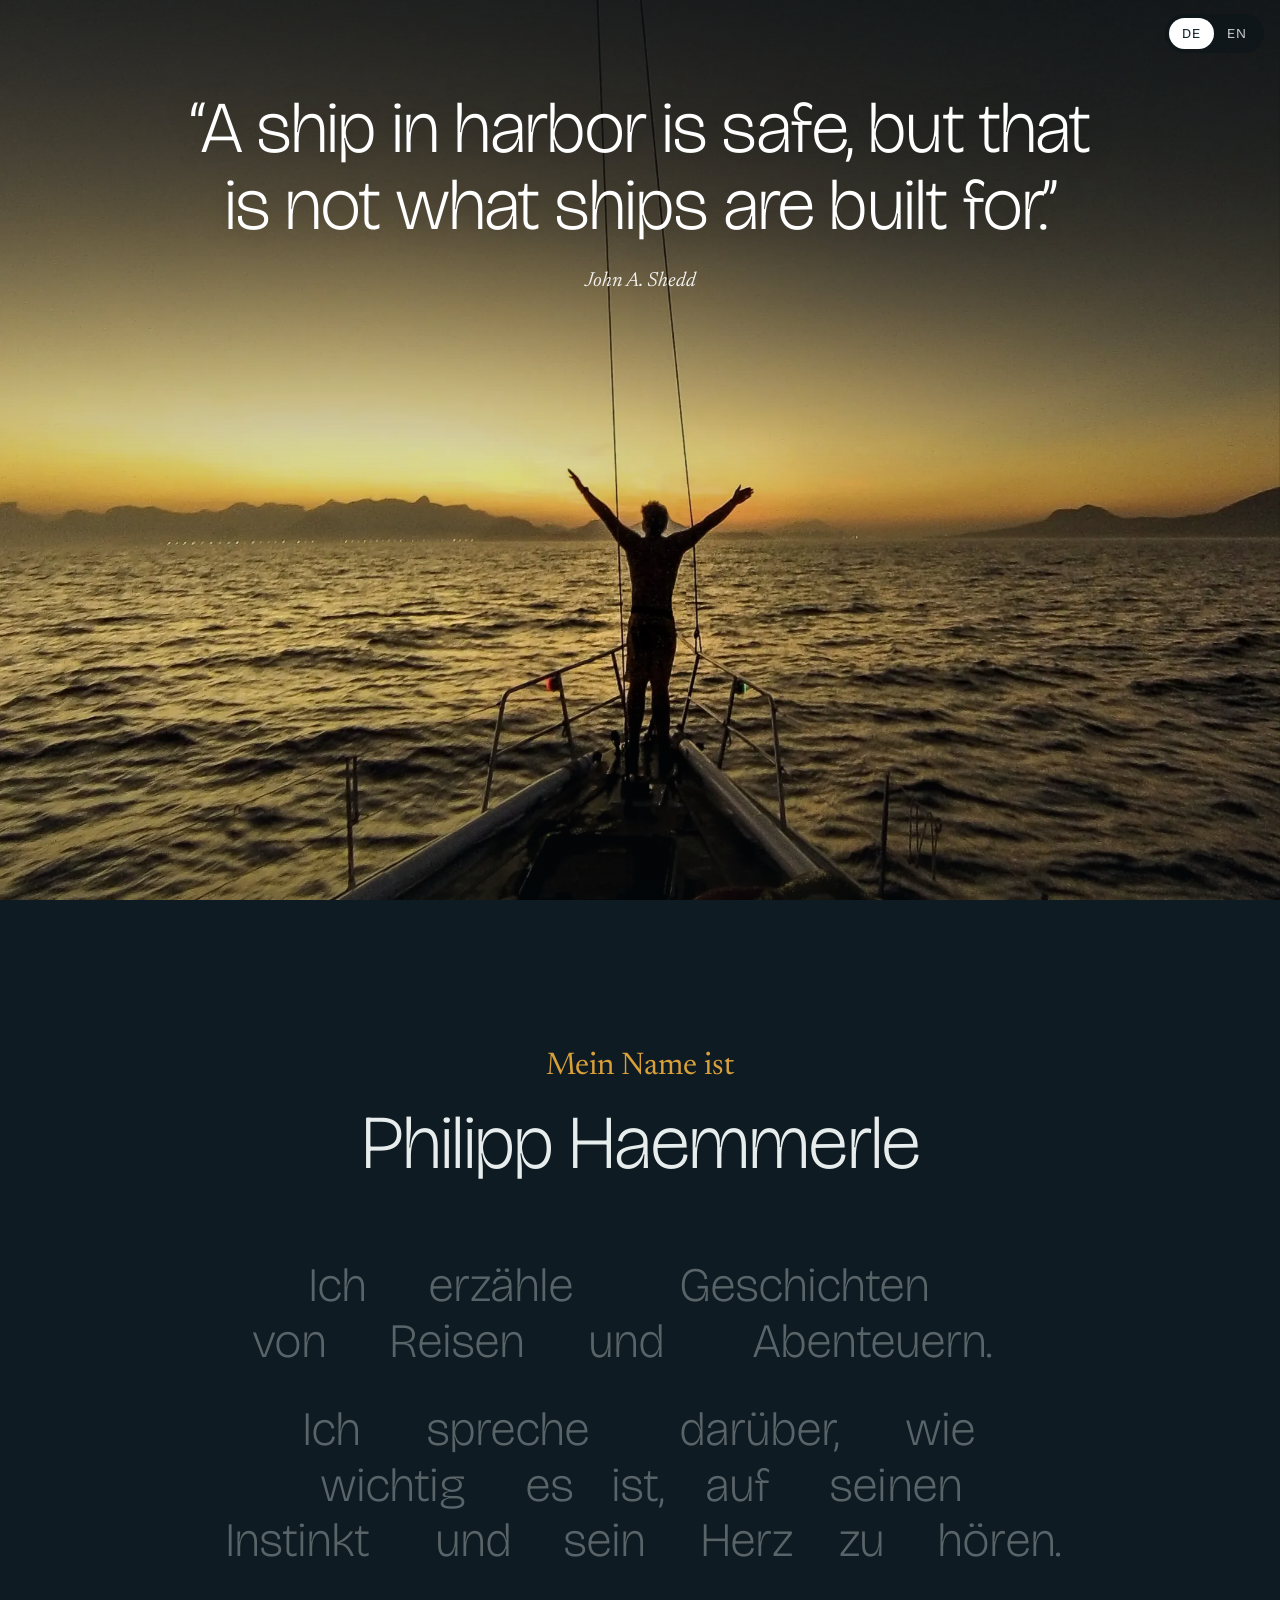
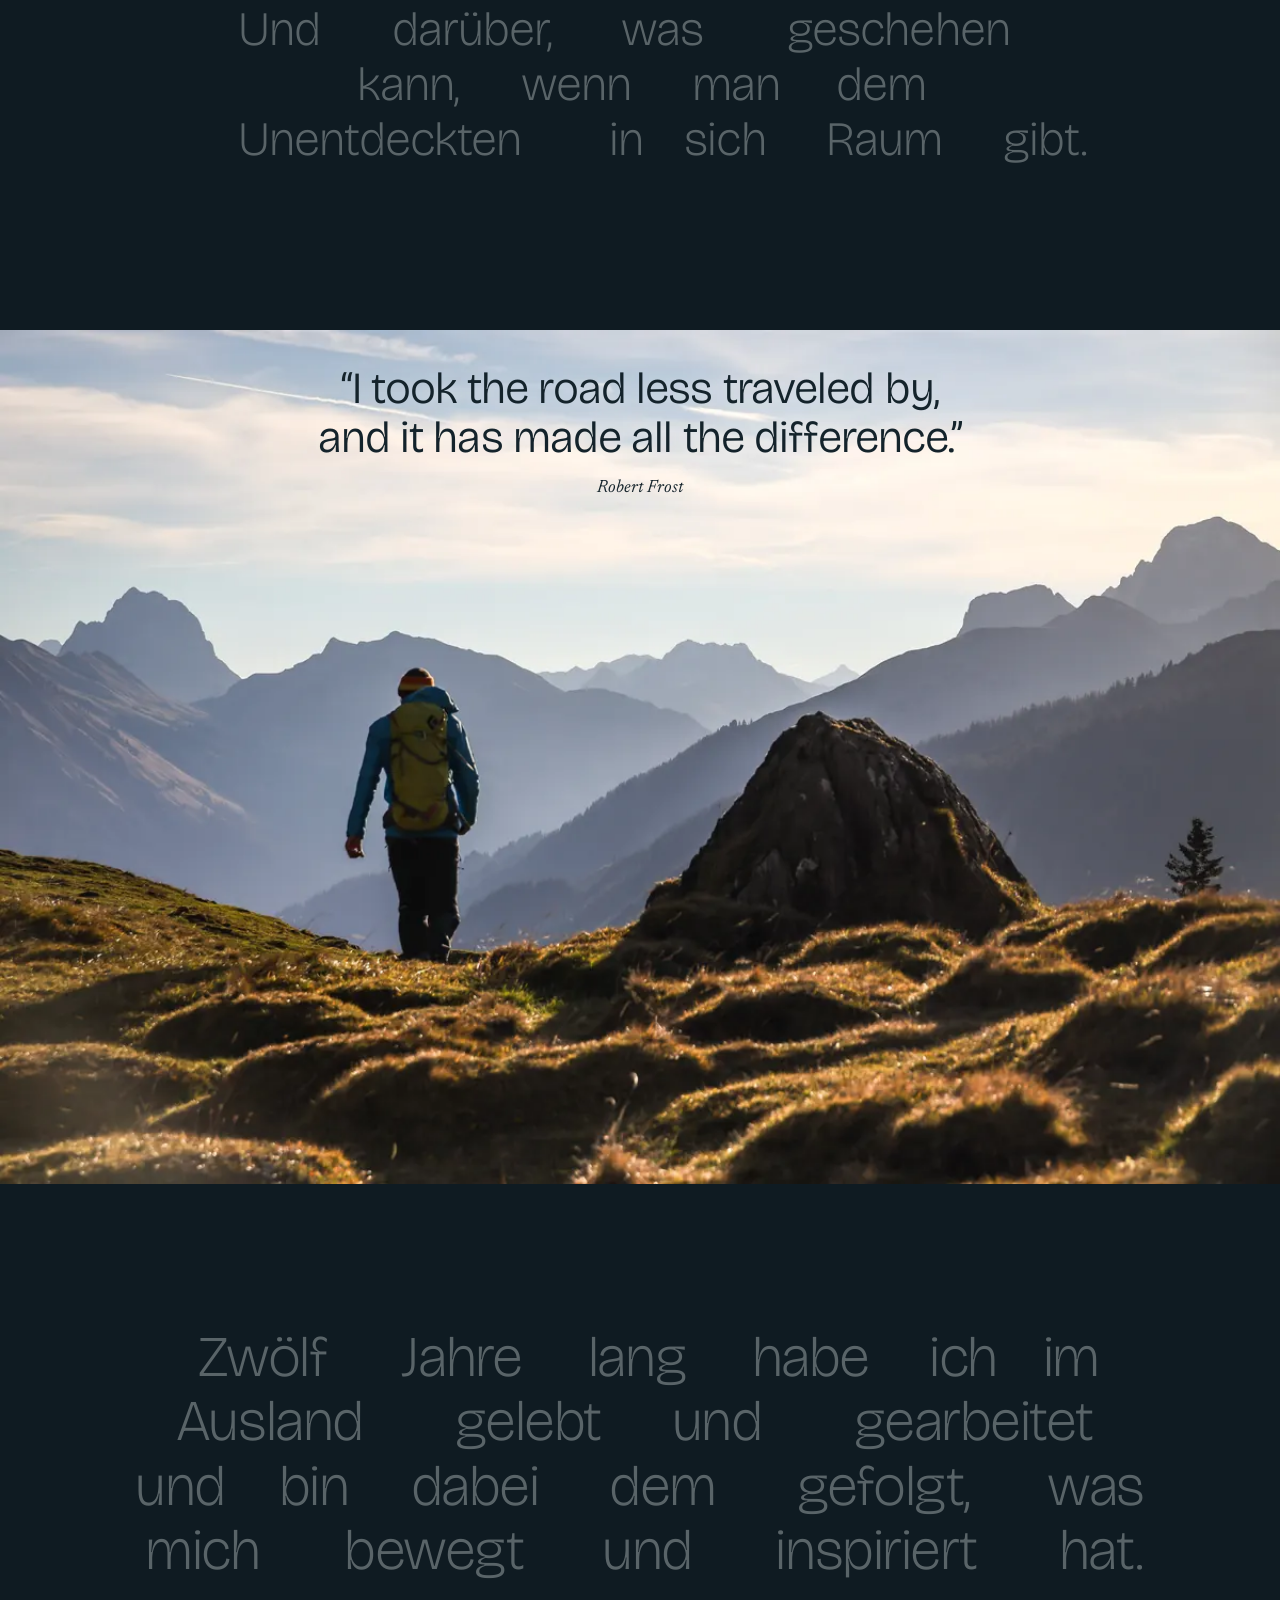
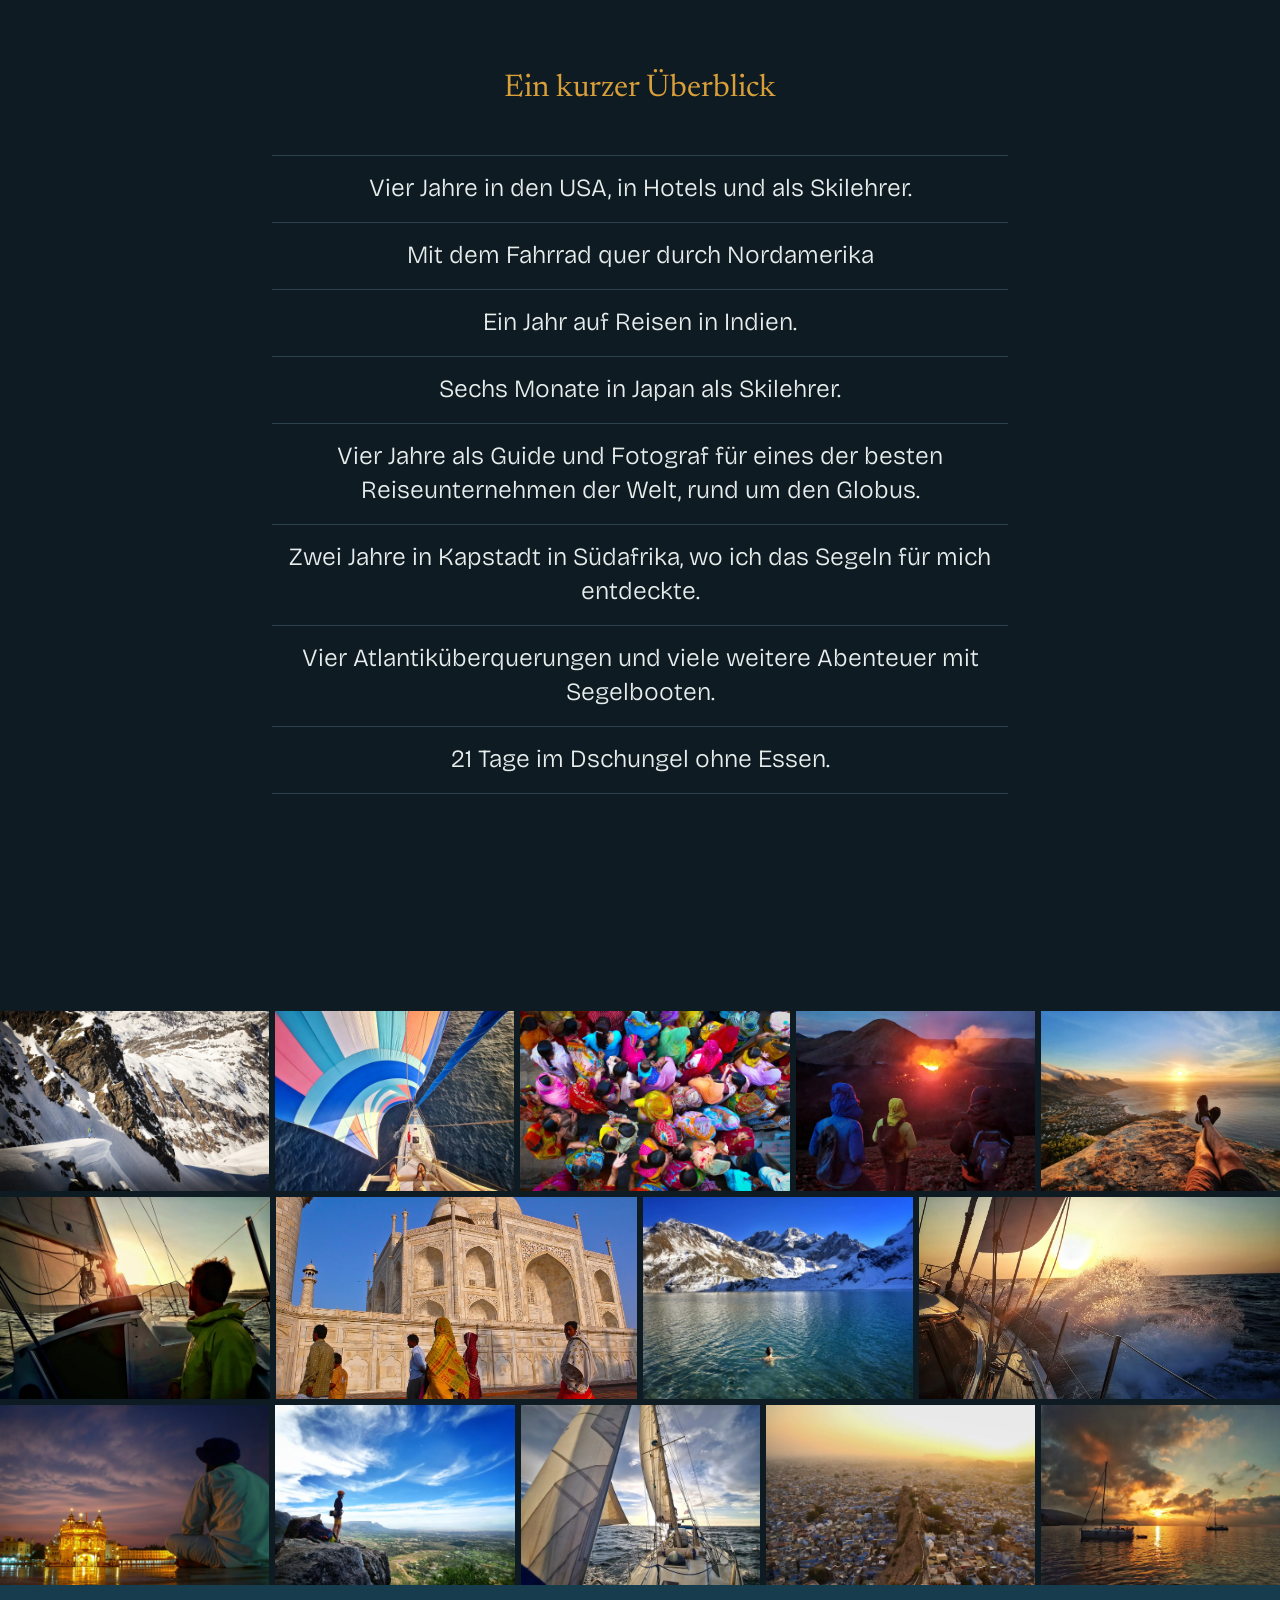
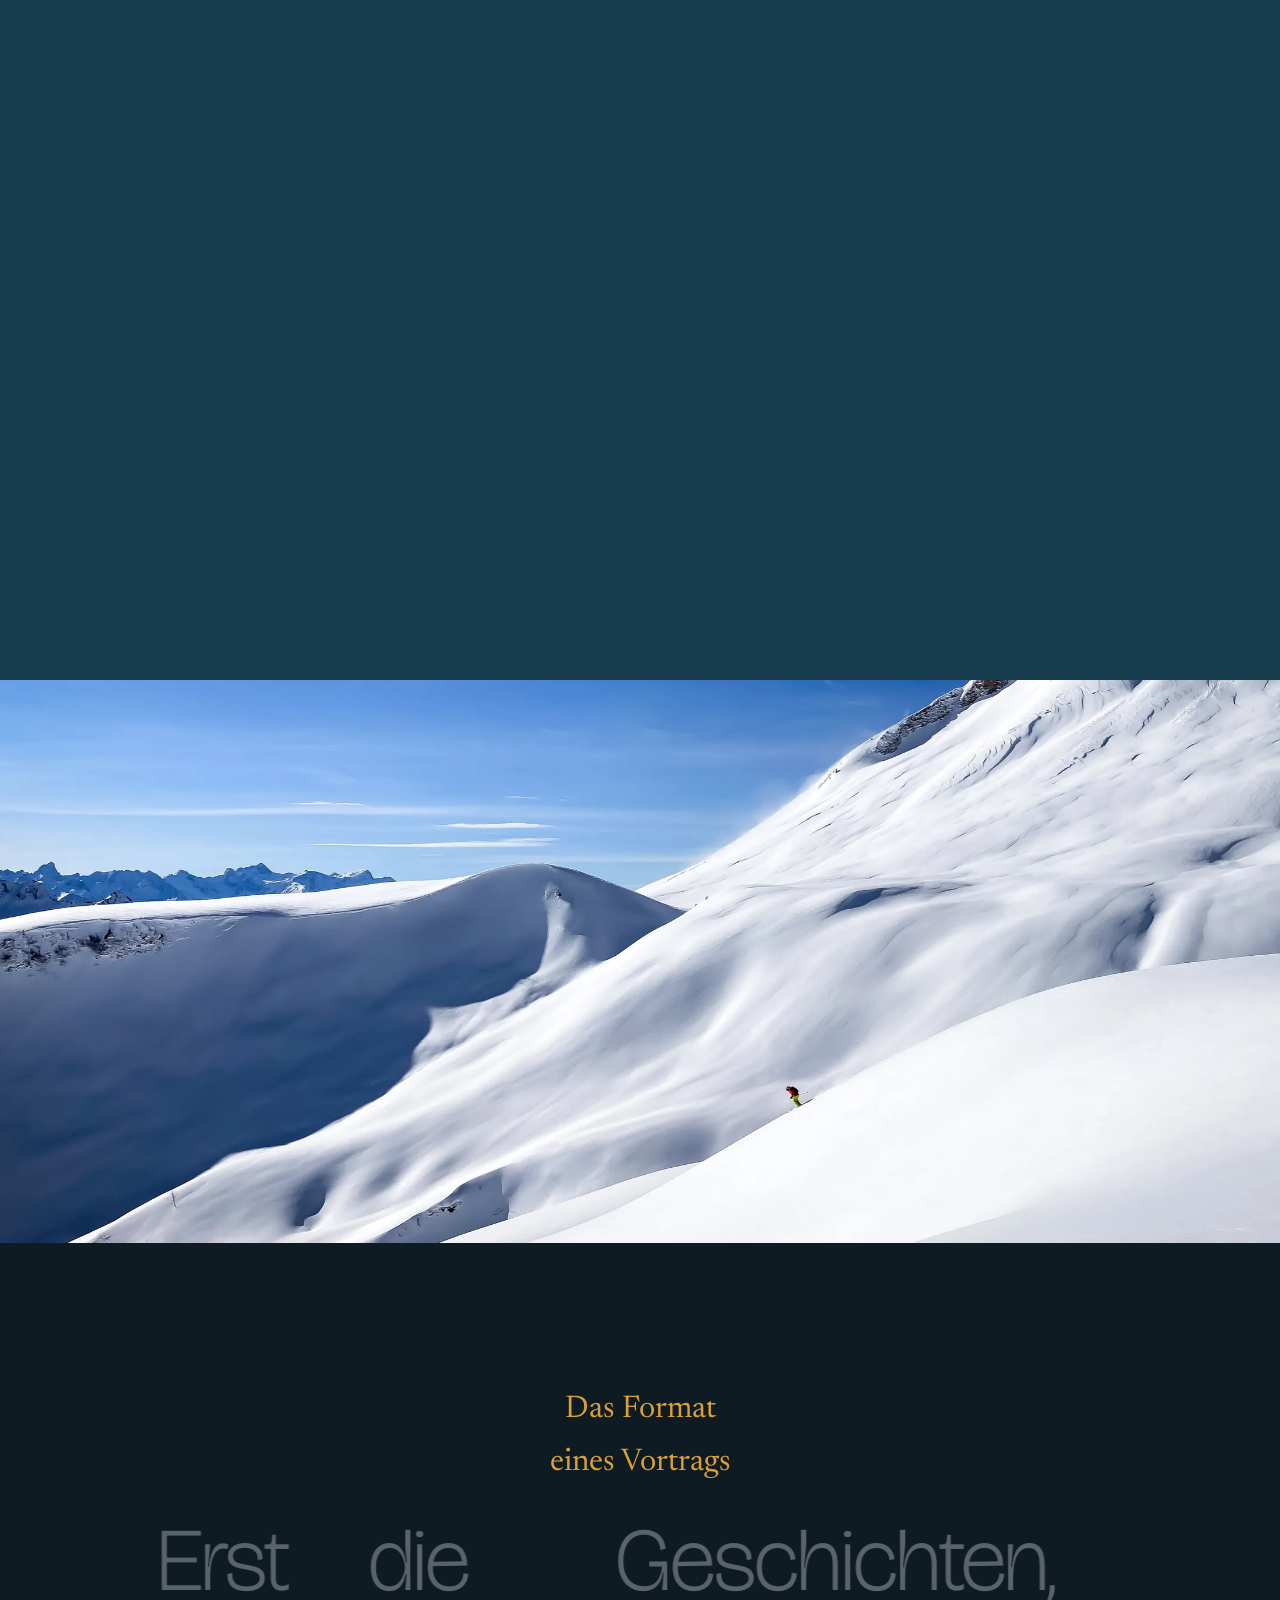
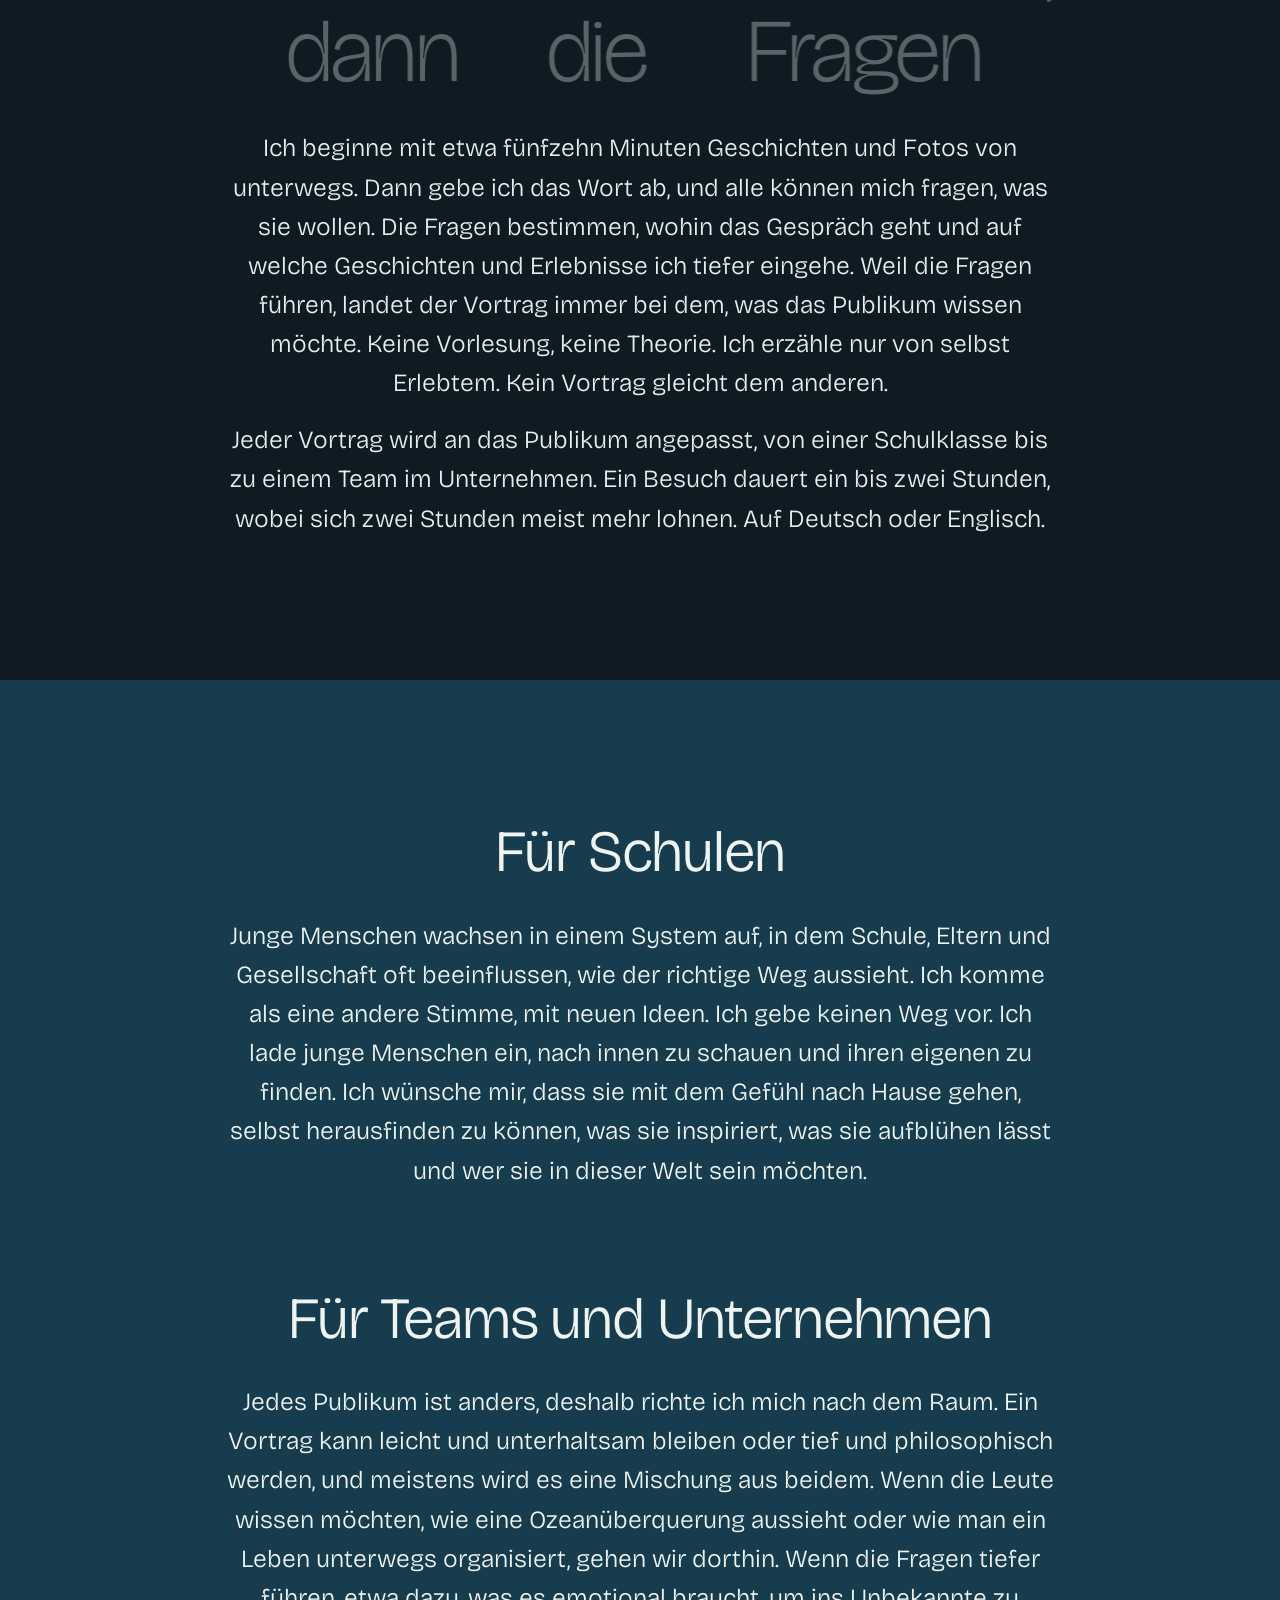
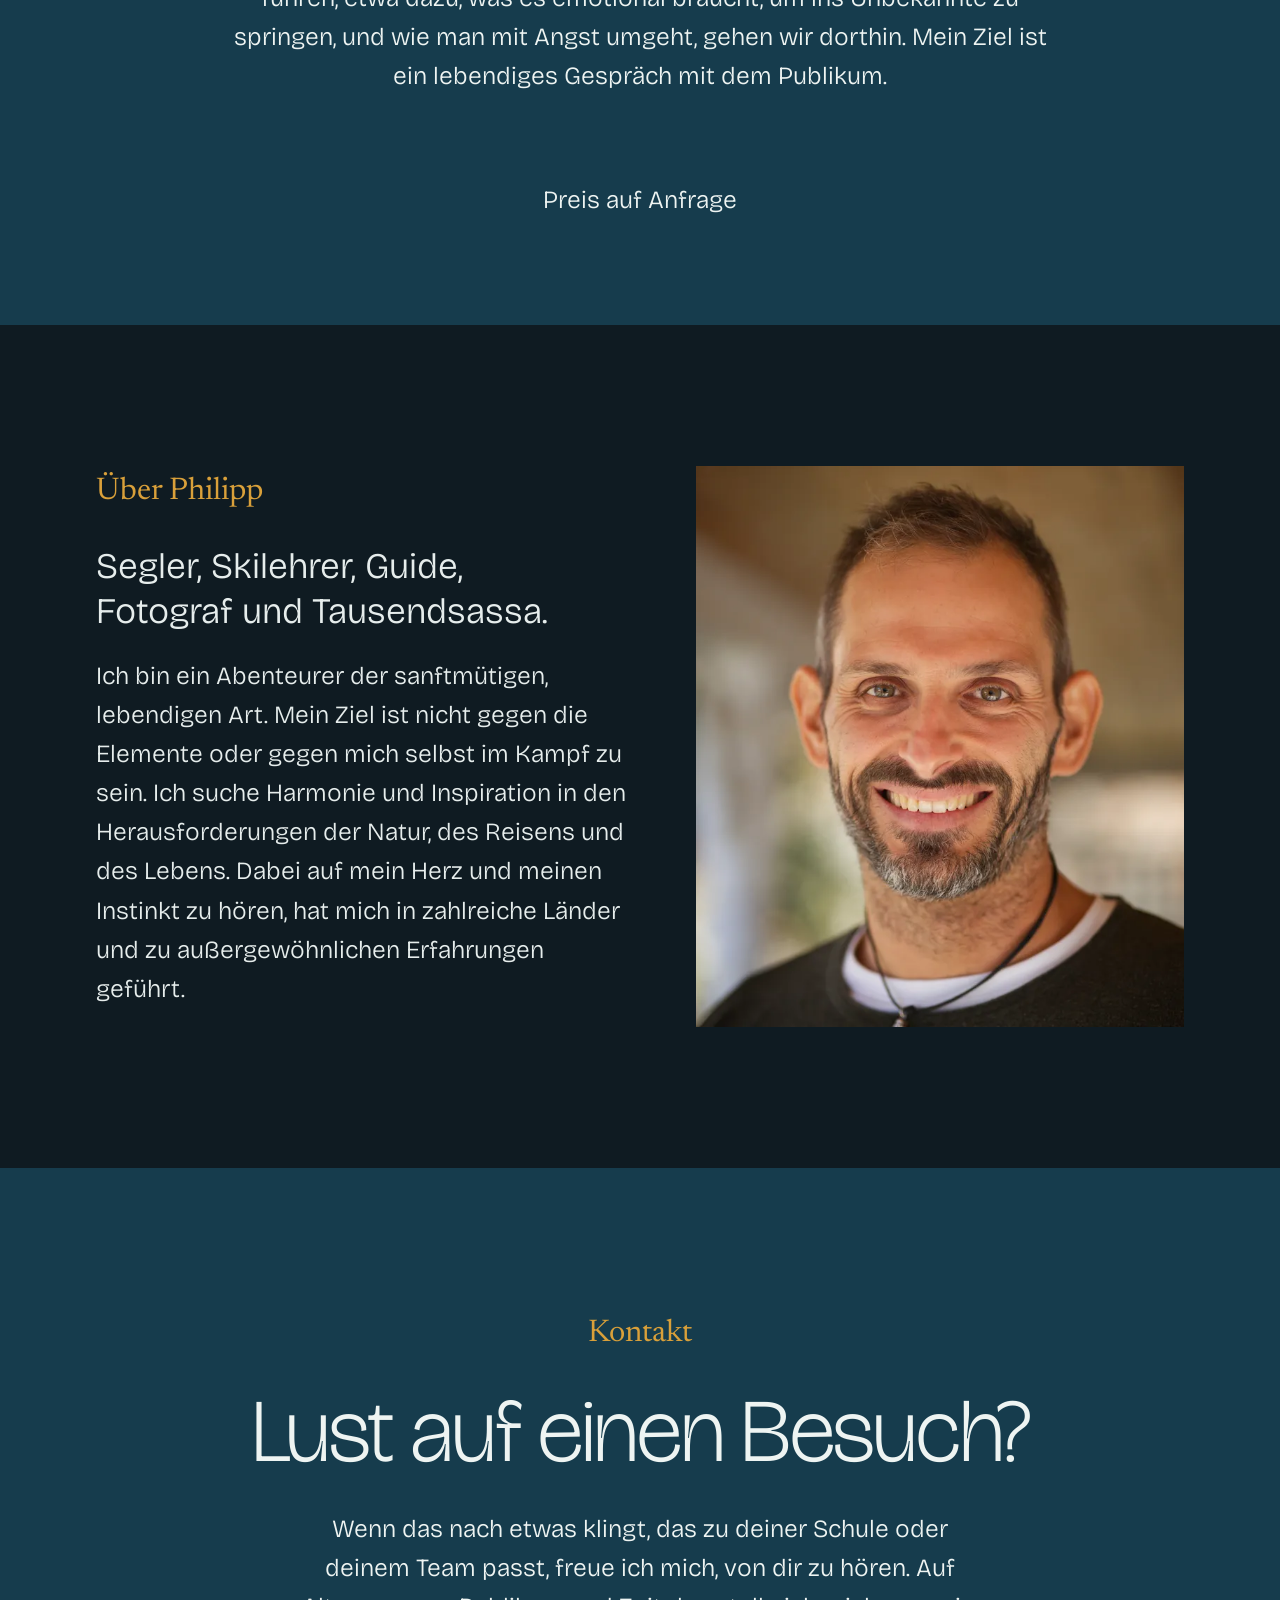
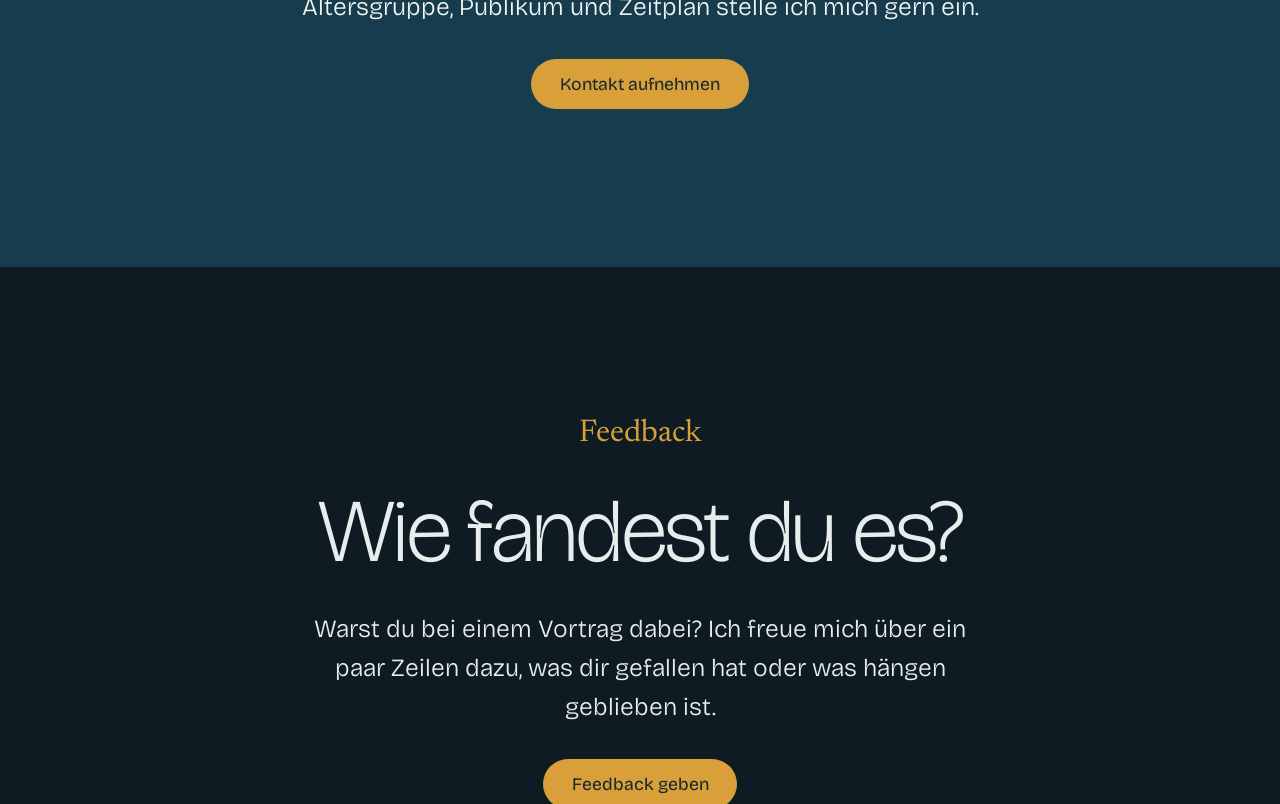
<file: index.html>
<!doctype html>
<html lang="de" data-lang="de" data-title-de="Philipp Haemmerle · Geschichten von unterwegs" data-title-en="Phil Haemmerle · Stories from the road">
<head>
<meta charset="utf-8">
<base href="/">
<meta name="viewport" content="width=device-width, initial-scale=1, viewport-fit=cover">
<title>Philipp Haemmerle · Geschichten von unterwegs</title>
<meta name="description" content="Vorträge mit Geschichten aus zwölf Jahren im Ausland. Talks with stories from twelve years abroad.">
<meta property="og:type" content="website">
<meta property="og:url" content="https://philhaemmerle.com/">
<meta property="og:title" content="Phil Haemmerle · Stories from the road">
<meta property="og:description" content="And what I learned on the way.">
<meta property="og:image" content="https://philhaemmerle.com/images/share-preview.jpg">
<meta property="og:image:width" content="1200">
<meta property="og:image:height" content="628">
<meta name="twitter:card" content="summary_large_image">
<link rel="icon" href="/favicon.ico" sizes="any">
<link rel="icon" type="image/png" href="/favicon-32.png">
<link rel="apple-touch-icon" href="/apple-touch-icon.png">
<link rel="stylesheet" href="fonts/fonts.css">
<link rel="preload" as="image" type="image/webp" imagesrcset="images/sailing-rio-1200.webp 1200w, images/sailing-rio-2400.webp 2400w" imagesizes="100vw">
<link rel="stylesheet" href="styles.css">
<link rel="stylesheet" href="looks/original.css">
</head>
<body>

<nav class="lang-toggle" aria-label="Sprache / Language">
  <button type="button" data-set-lang="de" aria-pressed="true">DE</button>
  <button type="button" data-set-lang="en" aria-pressed="false">EN</button>
</nav>

<header class="hero parallax">
  <picture>
    <source type="image/webp" srcset="images/sailing-rio-1200.webp 1200w, images/sailing-rio-2400.webp 2400w" sizes="100vw">
    <img src="images/sailing-rio-1200.jpg" srcset="images/sailing-rio-1200.jpg 1200w, images/sailing-rio-2400.jpg 2400w" sizes="100vw" width="1200" height="742" alt="" fetchpriority="high">
  </picture>
  <div class="wrap">
    <blockquote>
      <p>“A ship in harbor is safe, but that is not what ships are built for.”</p>
      <cite>John A. Shedd</cite>
    </blockquote>
  </div>
</header>

<main>

<section class="intro-section">
  <div class="wrap center">
    <p class="label name-label"><span lang="de">Mein Name ist</span><span lang="en">My name is</span></p>
    <p class="name" lang="de">Philipp Haemmerle</p>
    <p class="name" lang="en">Phil Haemmerle</p>
    <div class="lines" lang="de">
      <p class="fill-words" data-slow>Ich erzähle Geschichten von Reisen und Abenteuern.</p>
      <p class="fill-words" data-slow>Ich spreche darüber, wie wichtig es ist, auf seinen Instinkt und sein Herz zu hören.</p>
      <p class="fill-words" data-slow>Und darüber, was geschehen kann, wenn man dem Unentdeckten in sich Raum gibt.</p>
    </div>
    <div class="lines" lang="en">
      <p class="fill-words" data-slow>I tell stories of travel and adventure.</p>
      <p class="fill-words" data-slow>I talk about the importance of listening to your instinct and heart.</p>
      <p class="fill-words" data-slow>And about what can happen when you make room for what's still undiscovered in you.</p>
    </div>
  </div>
</section>

<section class="band">
  <figure>
    <picture>
      <source media="(max-width: 600px)" type="image/webp" srcset="images/walking-path-1200.webp 1200w" sizes="100vw">
      <source media="(max-width: 600px)" srcset="images/walking-path-1200.jpg 1200w" sizes="100vw">
      <source type="image/webp" srcset="images/walking-wide-1200.webp 1200w, images/walking-wide-2400.webp 2400w" sizes="100vw">
      <img src="images/walking-wide-1200.jpg" srcset="images/walking-wide-1200.jpg 1200w, images/walking-wide-2400.jpg 2400w" sizes="100vw" width="1200" height="550" alt="" loading="lazy">
    </picture>
    <blockquote class="band-quote">
      <p>“I took the road less traveled by, and it has made all the difference.”</p>
      <cite>Robert Frost</cite>
    </blockquote>
  </figure>
</section>

<section class="places-section">
  <div class="wrap center">
    <p class="opener fill-words" data-slow lang="de">Zwölf Jahre lang habe ich im Ausland gelebt und gearbeitet und bin dabei dem gefolgt, was mich bewegt und inspiriert hat.</p>
    <p class="opener fill-words" data-slow lang="en">For twelve years I lived and worked abroad, following what moved and inspired me.</p>
    <p class="label overview"><span lang="de">Ein kurzer Überblick</span><span lang="en">A quick overview</span></p>

    <ul class="places" lang="de">
      <li>Vier Jahre in den USA, in Hotels und als Skilehrer.</li>
      <li>Mit dem Fahrrad quer durch Nordamerika</li>
      <li>Ein Jahr auf Reisen in Indien.</li>
      <li>Sechs Monate in Japan als Skilehrer.</li>
      <li>Vier Jahre als Guide und Fotograf für eines der besten Reiseunternehmen der Welt, rund um den Globus.</li>
      <li>Zwei Jahre in Kapstadt in Südafrika, wo ich das Segeln für mich entdeckte.</li>
      <li>Vier Atlantiküberquerungen und viele weitere Abenteuer mit Segelbooten.</li>
      <li>21 Tage im Dschungel ohne Essen.</li>
    </ul>
    <ul class="places" lang="en">
      <li>Four years in the USA, working in hotels and as a ski instructor.</li>
      <li>Crossing North America by bike, solo and unaided.</li>
      <li>A year of travels in India.</li>
      <li>Six months of skiing in Japan.</li>
      <li>Four years as a guide and photographer for one of the best travel companies in the world, leading trips around the globe.</li>
      <li>Two years in Cape Town, where I discovered sailing.</li>
      <li>Four Atlantic crossings and many other adventures by sailboat.</li>
      <li>21 days in the jungle without food.</li>
    </ul>

  </div>
</section>

<section class="gallery-section">
  <div class="gallery-masonry">
    <figure>
      <picture>
        <source type="image/webp" srcset="images/skiing-couloir-1200.webp 1200w, images/skiing-couloir-2400.webp 2400w" sizes="(max-width: 720px) 34vw, 15vw">
        <img src="images/skiing-couloir-1200.jpg" srcset="images/skiing-couloir-1200.jpg 1200w, images/skiing-couloir-2400.jpg 2400w" sizes="(max-width: 720px) 34vw, 15vw" width="1200" height="800" alt="" loading="lazy">
      </picture>
    </figure>
    <figure>
      <picture>
        <source type="image/webp" srcset="images/sailing-iceland-ireland-1200.webp 1200w, images/sailing-iceland-ireland-2400.webp 2400w" sizes="(max-width: 720px) 34vw, 15vw">
        <img src="images/sailing-iceland-ireland-1200.jpg" srcset="images/sailing-iceland-ireland-1200.jpg 1200w, images/sailing-iceland-ireland-2400.jpg 2400w" sizes="(max-width: 720px) 34vw, 15vw" width="1200" height="900" alt="" loading="lazy">
      </picture>
    </figure>
    <figure>
      <picture>
        <source type="image/webp" srcset="images/india-crowd-1200.webp 1200w, images/india-crowd-2400.webp 2400w" sizes="(max-width: 720px) 34vw, 15vw">
        <img src="images/india-crowd-1200.jpg" srcset="images/india-crowd-1200.jpg 1200w, images/india-crowd-2400.jpg 2400w" sizes="(max-width: 720px) 34vw, 15vw" width="1200" height="800" alt="" loading="lazy">
      </picture>
    </figure>
    <figure>
      <picture>
        <source type="image/webp" srcset="images/volcano-grindavik-1200.webp 1200w, images/volcano-grindavik-2400.webp 2400w" sizes="(max-width: 720px) 34vw, 15vw">
        <img src="images/volcano-grindavik-1200.jpg" srcset="images/volcano-grindavik-1200.jpg 1200w, images/volcano-grindavik-2400.jpg 2400w" sizes="(max-width: 720px) 34vw, 15vw" width="1200" height="900" alt="" loading="lazy">
      </picture>
    </figure>
    <figure>
      <picture>
        <source type="image/webp" srcset="images/cliff-sunset-1200.webp 1200w, images/cliff-sunset-2400.webp 2400w" sizes="(max-width: 720px) 34vw, 15vw">
        <img src="images/cliff-sunset-1200.jpg" srcset="images/cliff-sunset-1200.jpg 1200w, images/cliff-sunset-2400.jpg 2400w" sizes="(max-width: 720px) 34vw, 15vw" width="1200" height="900" alt="" loading="lazy">
      </picture>
    </figure>
    <figure>
      <picture>
        <source type="image/webp" srcset="images/sailing-crew-1200.webp 1200w, images/sailing-crew-2400.webp 2400w" sizes="(max-width: 720px) 34vw, 15vw">
        <img src="images/sailing-crew-1200.jpg" srcset="images/sailing-crew-1200.jpg 1200w, images/sailing-crew-2400.jpg 2400w" sizes="(max-width: 720px) 34vw, 15vw" width="1200" height="900" alt="" loading="lazy">
      </picture>
    </figure>
    <figure>
      <picture>
        <source type="image/webp" srcset="images/india-taj-1200.webp 1200w, images/india-taj-2400.webp 2400w" sizes="(max-width: 720px) 34vw, 15vw">
        <img src="images/india-taj-1200.jpg" srcset="images/india-taj-1200.jpg 1200w, images/india-taj-2400.jpg 2400w" sizes="(max-width: 720px) 34vw, 15vw" width="1200" height="675" alt="" loading="lazy">
      </picture>
    </figure>
    <figure>
      <picture>
        <source type="image/webp" srcset="images/lake-swim-1200.webp 1200w, images/lake-swim-2400.webp 2400w" sizes="(max-width: 720px) 34vw, 15vw">
        <img src="images/lake-swim-1200.jpg" srcset="images/lake-swim-1200.jpg 1200w, images/lake-swim-2400.jpg 2400w" sizes="(max-width: 720px) 34vw, 15vw" width="1200" height="900" alt="" loading="lazy">
      </picture>
    </figure>
    <figure>
      <picture>
        <source type="image/webp" srcset="images/sailing-spray-1200.webp 1200w, images/sailing-spray-2400.webp 2400w" sizes="(max-width: 720px) 34vw, 15vw">
        <img src="images/sailing-spray-1200.jpg" srcset="images/sailing-spray-1200.jpg 1200w, images/sailing-spray-2400.jpg 2400w" sizes="(max-width: 720px) 34vw, 15vw" width="1200" height="675" alt="" loading="lazy">
      </picture>
    </figure>
    <figure>
      <picture>
        <source type="image/webp" srcset="images/india-1200.webp 1200w, images/india-2400.webp 2400w" sizes="(max-width: 720px) 34vw, 15vw">
        <img src="images/india-1200.jpg" srcset="images/india-1200.jpg 1200w, images/india-2400.jpg 2400w" sizes="(max-width: 720px) 34vw, 15vw" width="1200" height="800" alt="" loading="lazy">
      </picture>
    </figure>
    <figure>
      <picture>
        <source type="image/webp" srcset="images/capetown-lookout-1200.webp 1200w, images/capetown-lookout-2400.webp 2400w" sizes="(max-width: 720px) 34vw, 15vw">
        <img src="images/capetown-lookout-1200.jpg" srcset="images/capetown-lookout-1200.jpg 1200w, images/capetown-lookout-2400.jpg 2400w" sizes="(max-width: 720px) 34vw, 15vw" width="1200" height="899" alt="" loading="lazy">
      </picture>
    </figure>
    <figure>
      <picture>
        <source type="image/webp" srcset="images/sailing-sails-1200.webp 1200w, images/sailing-sails-2400.webp 2400w" sizes="(max-width: 720px) 34vw, 15vw">
        <img src="images/sailing-sails-1200.jpg" srcset="images/sailing-sails-1200.jpg 1200w, images/sailing-sails-2400.jpg 2400w" sizes="(max-width: 720px) 34vw, 15vw" width="1200" height="900" alt="" loading="lazy">
      </picture>
    </figure>
    <figure>
      <picture>
        <source type="image/webp" srcset="images/city-dusk-1200.webp 1200w, images/city-dusk-2400.webp 2400w" sizes="(max-width: 720px) 34vw, 15vw">
        <img src="images/city-dusk-1200.jpg" srcset="images/city-dusk-1200.jpg 1200w, images/city-dusk-2400.jpg 2400w" sizes="(max-width: 720px) 34vw, 15vw" width="1200" height="800" alt="" loading="lazy">
      </picture>
    </figure>
    <figure>
      <picture>
        <source type="image/webp" srcset="images/sailing-saldanha-1200.webp 1200w, images/sailing-saldanha-2400.webp 2400w" sizes="(max-width: 720px) 34vw, 15vw">
        <img src="images/sailing-saldanha-1200.jpg" srcset="images/sailing-saldanha-1200.jpg 1200w, images/sailing-saldanha-2400.jpg 2400w" sizes="(max-width: 720px) 34vw, 15vw" width="1200" height="900" alt="" loading="lazy">
      </picture>
    </figure>
  </div>
</section>

<section class="found">
  <div class="wrap">
    <p lang="de" class="opener found-title">Was ich gelernt habe</p>
    <p lang="en" class="opener found-title">What I've found</p>
    <div lang="de">
      <p>Wenn ich mich für das entschieden habe, was mich inspiriert und bewegt hat, hat sich ein großer Raum an Möglichkeiten geöffnet. Und wenn ich dafür offen war, sind immer unerwartete und wunderbare Dinge&nbsp;passiert.</p>
      <p>Meine Ängste haben sich meistens überhaupt nicht bewahrheitet. Stattdessen ist fast immer etwas ganz anderes passiert. Das hat mich zu einigen der bedeutsamsten und wundervollsten Reisen und Erlebnissen meines Lebens geführt. Und davon möchte ich&nbsp;erzählen.</p>
    </div>
    <div lang="en">
      <p>When I've made a decision based on what inspired and moved me, it made so much room for possibility. And when I was open to it, very unexpected and amazing things&nbsp;happened.</p>
      <p>The things I was afraid of usually didn't come to pass. Something else entirely happened instead. It has led to some of the most meaningful and wondrous journeys and experiences of my life, and that's what I want to&nbsp;share.</p>
    </div>
  </div>
</section>

<section class="band-parallax parallax" aria-label="">
  <picture>
    <source type="image/webp" srcset="images/skiing-austria-1200.webp 1200w, images/skiing-austria-2400.webp 2400w" sizes="100vw">
    <img src="images/skiing-austria-1200.jpg" srcset="images/skiing-austria-1200.jpg 1200w, images/skiing-austria-2400.jpg 2400w" sizes="100vw" width="1200" height="759" alt="" loading="lazy">
  </picture>
  <div class="band-question">
    <p lang="de">Was würdest du <em>tun</em>,<br class="br-wide"> wenn du nur<br class="br-narrow"> noch ein Jahr zu leben hättest?</p>
    <p lang="en">What would you <em>do</em><br>if you only had a year to live?</p>
  </div>
</section>

<section class="format">
  <div class="wrap center">
    <p class="label"><span lang="de">Das Format<br>eines Vortrags</span><span lang="en">The format<br>of a talk</span></p>
    <h2 lang="de" class="fill-words" data-slow>Erst die Geschichten, dann die Fragen</h2>
    <h2 lang="en" class="fill-words" data-slow>Stories first, then your questions</h2>
    <div lang="de">
      <p>Ich beginne mit etwa fünfzehn Minuten Geschichten und Fotos von unterwegs. Dann gebe ich das Wort ab, und alle können mich fragen, was sie wollen. Die Fragen bestimmen, wohin das Gespräch geht und auf welche Geschichten und Erlebnisse ich tiefer eingehe. Weil die Fragen führen, landet der Vortrag immer bei dem, was das Publikum wissen möchte. Keine Vorlesung, keine Theorie. Ich erzähle nur von selbst Erlebtem. Kein Vortrag gleicht dem anderen.</p>
      <p>Jeder Vortrag wird an das Publikum angepasst, von einer Schulklasse bis zu einem Team im Unternehmen. Ein Besuch dauert ein bis zwei Stunden, wobei sich zwei Stunden meist mehr lohnen. Auf Deutsch oder Englisch.</p>
    </div>
    <div lang="en">
      <p>I start with about fifteen minutes of stories and photos from the road. Then I hand it over, and people can ask me anything. Their questions decide where the conversation goes and which stories and experiences I go into more deeply. Because the questions lead, the talk always lands on what the audience wants to know. There's no lecture and no theory. I only talk about what I've lived. No two talks are alike.</p>
      <p>Every talk is adjusted to the audience, from a class of teenagers to a team at work. A visit can take from one to two hours, though two hours usually works better. In German or English.</p>
    </div>
  </div>
</section>

<section class="audiences tint">
  <div class="wrap center">
    <div class="audience">
        <h3 lang="de">Für Schulen</h3>
    <h3 lang="en">For schools</h3>
        <p lang="de">Junge Menschen wachsen in einem System auf, in dem Schule, Eltern und Gesellschaft oft beeinflussen, wie der richtige Weg aussieht. Ich komme als eine andere Stimme, mit neuen Ideen. Ich gebe keinen Weg vor. Ich lade junge Menschen ein, nach innen zu schauen und ihren eigenen zu finden. Ich wünsche mir, dass sie mit dem Gefühl nach Hause gehen, selbst herausfinden zu können, was sie inspiriert, was sie aufblühen lässt und wer sie in dieser Welt sein möchten.</p>
        <p lang="en">Young people grow up in a system where school, parents and society often influence what the right path looks like. I come in as a different voice, with new ideas. I don't suggest a path. I invite young people to look inward and find their own. I hope they go home feeling they can find out for themselves what inspires them, what makes them flourish, and who they want to be in this world.</p>
    </div>
    <div class="audience">
        <h3 lang="de">Für Teams und Unternehmen</h3>
    <h3 lang="en">For teams and companies</h3>
        <p lang="de">Jedes Publikum ist anders, deshalb richte ich mich nach dem Raum. Ein Vortrag kann leicht und unterhaltsam bleiben oder tief und philosophisch werden, und meistens wird es eine Mischung aus beidem. Wenn die Leute wissen möchten, wie eine Ozeanüberquerung aussieht oder wie man ein Leben unterwegs organisiert, gehen wir dorthin. Wenn die Fragen tiefer führen, etwa dazu, was es emotional braucht, um ins Unbekannte zu springen, und wie man mit Angst umgeht, gehen wir dorthin. Mein Ziel ist ein lebendiges Gespräch mit dem Publikum.</p>
        <p lang="en">Every audience is different, so I follow the room. A talk can stay light and entertaining or go deep and philosophical, and usually it turns out to be a mix of both. If people want to know what an ocean crossing is like or how to organise a life on the move, that's where we go. If the questions lead somewhere deeper, like what it takes emotionally to leap into the unknown and how to deal with fear, we go there. My goal is to have an engaging conversation with the audience.</p>
        <p class="price" lang="de">Preis auf Anfrage</p>
        <p class="price" lang="en">Price on request</p>
      
    </div>
  </div>
</section>

<section class="about">
  <div class="wrap about-grid">
    <div>
      <p class="label"><span lang="de">Über Philipp</span><span lang="en">About Phil</span></p>
      <p class="roles" lang="de">Segler, Skilehrer, Guide,<br> Fotograf und Tausendsassa.</p>
      <p class="roles" lang="en">Sailor, ski instructor, guide,<br> photographer and jack of all trades.</p>
      <p lang="de">Ich bin ein Abenteurer der sanftmütigen, lebendigen Art. Mein Ziel ist nicht gegen die Elemente oder gegen mich selbst im Kampf zu sein. Ich suche Harmonie und Inspiration in den Herausforderungen der Natur, des Reisens und des Lebens. Dabei auf mein Herz und meinen Instinkt zu hören, hat mich in zahlreiche Länder und zu außergewöhnlichen Erfahrungen geführt.</p>
      <p lang="en">I'm the gentle, lively kind of adventurer. I don't aim to be at war with the elements or with myself. I look for harmony and inspiration within the challenges of nature, of travel and of life. Listening to my heart and my instincts has taken me to many countries and to extraordinary experiences.</p>
    </div>
    <figure>
      <picture>
        <source type="image/webp" srcset="images/phil-portrait-1200.webp 1200w, images/phil-portrait-2400.webp 2400w" sizes="(max-width: 720px) 100vw, 45vw">
        <img src="images/phil-portrait-1200.jpg" srcset="images/phil-portrait-1200.jpg 1200w, images/phil-portrait-2400.jpg 2400w" sizes="(max-width: 720px) 100vw, 45vw" width="1200" height="800" alt="Philipp Haemmerle" loading="lazy">
      </picture>
    </figure>
  </div>
</section>

<section class="contact tint" id="contact">
  <div class="wrap center">
    <p class="label"><span lang="de">Kontakt</span><span lang="en">Contact</span></p>
    <h2 lang="de">Lust auf einen Besuch?</h2>
    <h2 lang="en">Want me to visit?</h2>
    <p lang="de">Wenn das nach etwas klingt, das zu deiner Schule oder deinem Team passt, freue ich mich, von dir zu hören. Auf Altersgruppe, Publikum und Zeitplan stelle ich mich gern ein.</p>
    <p lang="en">If this sounds like something for your school or your team, I'd be glad to hear from you. I'm happy to fit around age group, audience and schedule.</p>
    <p style="margin-top:2rem"><button class="button" type="button" data-open-form="contact-form"><span lang="de">Kontakt aufnehmen</span><span lang="en">Get in touch</span></button></p>
    <form class="form" id="contact-form" name="contact" method="POST" action="/thanks.html" data-netlify="true" netlify-honeypot="bot-field" hidden>
      <input type="hidden" name="form-name" value="contact">
      <p class="form-close-row"><button class="form-close" type="button" data-close-form aria-label="Schließen / Close" title="Schließen / Close"><svg viewBox="0 0 24 24" width="34" height="34" fill="none" stroke="currentColor" stroke-width="1.5" stroke-linecap="round" stroke-linejoin="round" aria-hidden="true"><path d="M6 15l6-6 6 6"/></svg></button></p>
      <p class="hp"><label>Leave this empty <input name="bot-field" tabindex="-1" autocomplete="off"></label></p>
      <label><span><span lang="de">Name</span><span lang="en">Name</span></span><input name="name" autocomplete="name" required></label>
      <label><span><span lang="de">E-Mail</span><span lang="en">Email</span></span><input type="email" name="email" autocomplete="email" required></label>
      <label><span><span lang="de">Telefon</span><span lang="en">Phone</span> <span class="opt"><span lang="de">(optional)</span><span lang="en">(optional)</span></span></span><input type="tel" name="phone" autocomplete="tel"></label>
      <label><span><span lang="de">Nachricht</span><span lang="en">Message</span></span><textarea name="message" required></textarea></label>
      <p class="form-note"><span lang="de">Deine Angaben verwende ich nur, um dir zu antworten. Mehr in der <a href="datenschutz.html">Datenschutzerklärung</a>.</span><span lang="en">I only use your details to reply to you. More in the <a href="datenschutz.html">privacy policy</a>.</span></p>
      <button class="button" type="submit"><span lang="de">Senden</span><span lang="en">Send</span></button>
    </form>
  </div>
</section>

<section class="feedback-section" id="feedback">
  <div class="wrap center">
    <p class="label">Feedback</p>
    <h2 lang="de">Wie fandest du es?</h2>
    <h2 lang="en">What did you think?</h2>
    <p lang="de">Warst du bei einem Vortrag dabei? Ich freue mich über ein paar Zeilen dazu, was dir gefallen hat oder was hängen geblieben ist.</p>
    <p lang="en">Were you at one of my talks? I'd love a few lines on what you liked or what stayed with you.</p>
    <p style="margin-top:2rem"><button class="button" type="button" data-open-form="feedback-form"><span lang="de">Feedback geben</span><span lang="en">Leave feedback</span></button></p>
    <form class="form" id="feedback-form" name="feedback" method="POST" action="/thanks.html" data-netlify="true" netlify-honeypot="bot-field" hidden>
      <input type="hidden" name="form-name" value="feedback">
      <p class="form-close-row"><button class="form-close" type="button" data-close-form aria-label="Schließen / Close" title="Schließen / Close"><svg viewBox="0 0 24 24" width="34" height="34" fill="none" stroke="currentColor" stroke-width="1.5" stroke-linecap="round" stroke-linejoin="round" aria-hidden="true"><path d="M6 15l6-6 6 6"/></svg></button></p>
      <p class="hp"><label>Leave this empty <input name="bot-field" tabindex="-1" autocomplete="off"></label></p>
      <label><span><span lang="de">Name</span><span lang="en">Name</span> <span class="opt"><span lang="de">(optional)</span><span lang="en">(optional)</span></span></span><input name="name" autocomplete="name"></label>
      <label><span><span lang="de">Schule, Unternehmen oder Anlass</span><span lang="en">School, company or event</span> <span class="opt"><span lang="de">(optional)</span><span lang="en">(optional)</span></span></span><input name="event"></label>
      <label><span><span lang="de">Dein Feedback</span><span lang="en">Your feedback</span></span><textarea name="feedback" rows="6" required></textarea></label>
      <label class="check"><input type="checkbox" name="may-quote" value="yes"><span><span lang="de">Ja, Philipp darf mein Feedback auf seiner Website verwenden.</span><span lang="en">Yes, Phil may use my feedback on his website.</span></span></label>
      <p class="form-note"><span lang="de">Wie ich mit deinen Angaben umgehe, steht in der <a href="datenschutz.html">Datenschutzerklärung</a>.</span><span lang="en">How I handle your details is explained in the <a href="datenschutz.html">privacy policy</a>.</span></p>
      <button class="button" type="submit"><span lang="de">Senden</span><span lang="en">Send</span></button>
    </form>
  </div>
</section>

</main>

<footer>
  <div class="wrap">© Philipp Haemmerle · <a href="index.html#contact-form" data-jump-form="contact-form"><span lang="de">Kontakt</span><span lang="en">Contact</span></a> · <a href="index.html#feedback-form" data-jump-form="feedback-form">Feedback</a> · <a href="impressum.html">Impressum</a> · <a href="datenschutz.html"><span lang="de">Datenschutz</span><span lang="en">Privacy</span></a></div>
</footer>
<script src="site.js"></script>
</body>
</html>
</file>
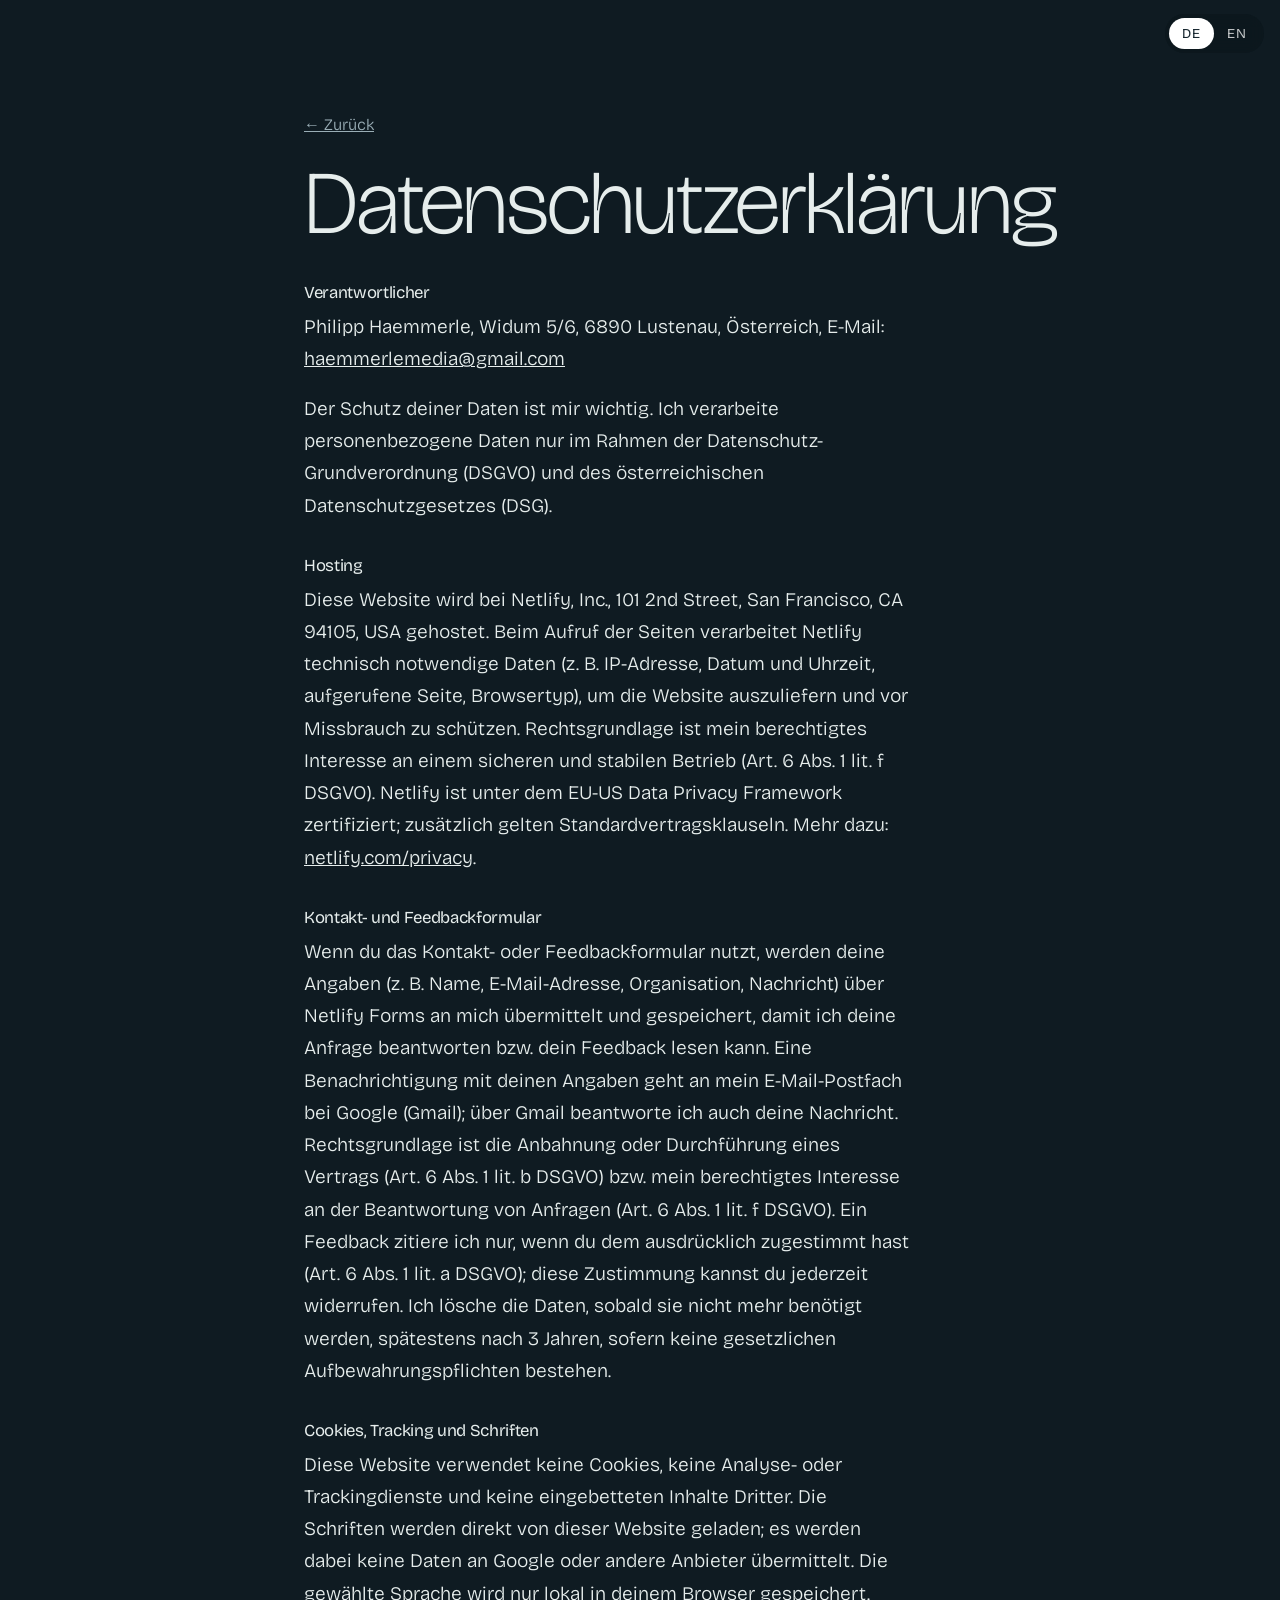
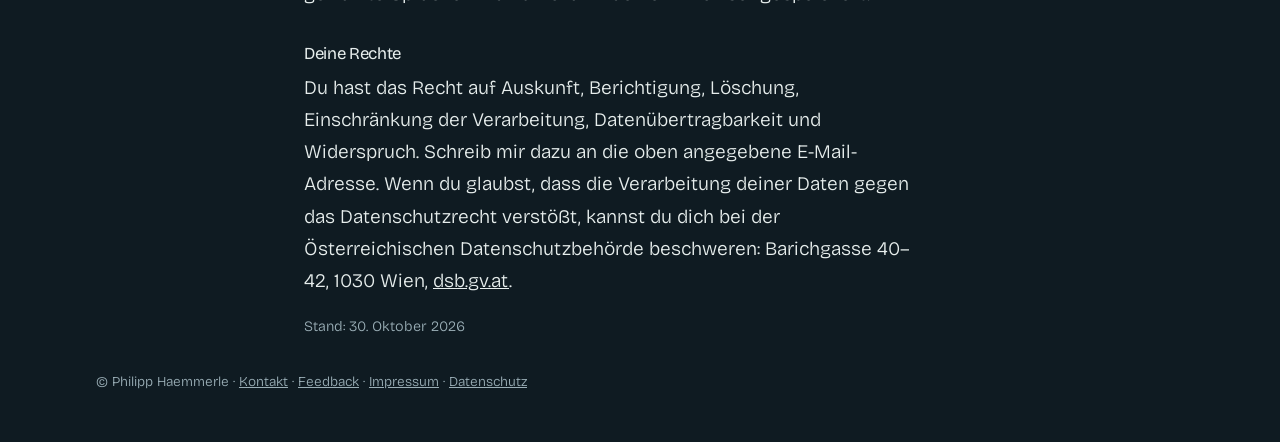
<file: datenschutz.html>
<!doctype html>
<html lang="de" data-lang="de" data-title-de="Datenschutz · Philipp Haemmerle" data-title-en="Privacy · Phil Haemmerle">
<head>
<meta charset="utf-8">
<meta name="viewport" content="width=device-width, initial-scale=1, viewport-fit=cover">
<title>Datenschutz · Philipp Haemmerle</title>
<link rel="icon" href="/favicon.ico" sizes="any">
<link rel="icon" type="image/png" href="/favicon-32.png">
<link rel="apple-touch-icon" href="/apple-touch-icon.png">
<link rel="stylesheet" href="fonts/fonts.css">
<link rel="stylesheet" href="styles.css">
<link rel="stylesheet" href="looks/original.css">
</head>
<body>

<nav class="lang-toggle" aria-label="Sprache / Language">
  <button type="button" data-set-lang="de" aria-pressed="true">DE</button>
  <button type="button" data-set-lang="en" aria-pressed="false">EN</button>
</nav>

<main class="page legal">
  <div class="wrap">
    <p><a class="back" href="index.html">← <span lang="de">Zurück</span><span lang="en">Back</span></a></p>
    <h2><span lang="de">Datenschutzerklärung</span><span lang="en">Privacy policy</span></h2>
    <p lang="en" class="note">The German version is authoritative.</p>

    <h3><span lang="de">Verantwortlicher</span><span lang="en">Controller</span></h3>
    <p>Philipp Haemmerle, Widum 5/6, 6890 Lustenau, <span lang="de">Österreich</span><span lang="en">Austria</span>, E-Mail: <a href="mailto:haemmerlemedia@gmail.com">haemmerlemedia@gmail.com</a></p>
    <p lang="de">Der Schutz deiner Daten ist mir wichtig. Ich verarbeite personenbezogene Daten nur im Rahmen der Datenschutz-Grundverordnung (DSGVO) und des österreichischen Datenschutzgesetzes (DSG).</p>
    <p lang="en">I process personal data only in line with the EU General Data Protection Regulation (GDPR) and the Austrian Data Protection Act (DSG).</p>

    <h3>Hosting</h3>
    <p lang="de">Diese Website wird bei Netlify, Inc., 101 2nd Street, San Francisco, CA 94105, USA gehostet. Beim Aufruf der Seiten verarbeitet Netlify technisch notwendige Daten (z. B. IP-Adresse, Datum und Uhrzeit, aufgerufene Seite, Browsertyp), um die Website auszuliefern und vor Missbrauch zu schützen. Rechtsgrundlage ist mein berechtigtes Interesse an einem sicheren und stabilen Betrieb (Art. 6 Abs. 1 lit. f DSGVO). Netlify ist unter dem EU-US Data Privacy Framework zertifiziert; zusätzlich gelten Standardvertragsklauseln. Mehr dazu: <a href="https://www.netlify.com/privacy/">netlify.com/privacy</a>.</p>
    <p lang="en">This website is hosted by Netlify, Inc., 101 2nd Street, San Francisco, CA 94105, USA. When you visit, Netlify processes technically necessary data (such as IP address, date and time, page requested and browser type) to deliver the site and protect it from abuse. The legal basis is my legitimate interest in running the site securely and reliably (Art. 6(1)(f) GDPR). Netlify is certified under the EU-US Data Privacy Framework, and standard contractual clauses also apply. More: <a href="https://www.netlify.com/privacy/">netlify.com/privacy</a>.</p>

    <h3><span lang="de">Kontakt- und Feedbackformular</span><span lang="en">Contact and feedback forms</span></h3>
    <p lang="de">Wenn du das Kontakt- oder Feedbackformular nutzt, werden deine Angaben (z. B. Name, E-Mail-Adresse, Organisation, Nachricht) über Netlify Forms an mich übermittelt und gespeichert, damit ich deine Anfrage beantworten bzw. dein Feedback lesen kann. Eine Benachrichtigung mit deinen Angaben geht an mein E-Mail-Postfach bei Google (Gmail); über Gmail beantworte ich auch deine Nachricht. Rechtsgrundlage ist die Anbahnung oder Durchführung eines Vertrags (Art. 6 Abs. 1 lit. b DSGVO) bzw. mein berechtigtes Interesse an der Beantwortung von Anfragen (Art. 6 Abs. 1 lit. f DSGVO). Ein Feedback zitiere ich nur, wenn du dem ausdrücklich zugestimmt hast (Art. 6 Abs. 1 lit. a DSGVO); diese Zustimmung kannst du jederzeit widerrufen. Ich lösche die Daten, sobald sie nicht mehr benötigt werden, spätestens nach 3 Jahren, sofern keine gesetzlichen Aufbewahrungspflichten bestehen.</p>
    <p lang="en">When you use the contact or feedback form, the details you enter (such as name, email, organisation and message) are sent to me and stored through Netlify Forms so I can answer your enquiry or read your feedback. A notification with your details goes to my Google (Gmail) inbox, and I reply to you from Gmail. The legal basis is preparing or carrying out a contract (Art. 6(1)(b) GDPR) or my legitimate interest in answering enquiries (Art. 6(1)(f) GDPR). I only quote feedback if you have explicitly agreed (Art. 6(1)(a) GDPR), and you can withdraw that consent at any time. I delete the data once it is no longer needed, at the latest after 3 years, unless the law requires me to keep it longer.</p>

    <h3><span lang="de">Cookies, Tracking und Schriften</span><span lang="en">Cookies, tracking and fonts</span></h3>
    <p lang="de">Diese Website verwendet keine Cookies, keine Analyse- oder Trackingdienste und keine eingebetteten Inhalte Dritter. Die Schriften werden direkt von dieser Website geladen; es werden dabei keine Daten an Google oder andere Anbieter übermittelt. Die gewählte Sprache wird nur lokal in deinem Browser gespeichert.</p>
    <p lang="en">This website uses no cookies, no analytics or tracking, and no embedded third-party content. Fonts are served from this website itself, so no data goes to Google or other providers. Your language choice is stored only locally in your browser.</p>

    <h3><span lang="de">Deine Rechte</span><span lang="en">Your rights</span></h3>
    <p lang="de">Du hast das Recht auf Auskunft, Berichtigung, Löschung, Einschränkung der Verarbeitung, Datenübertragbarkeit und Widerspruch. Schreib mir dazu an die oben angegebene E-Mail-Adresse. Wenn du glaubst, dass die Verarbeitung deiner Daten gegen das Datenschutzrecht verstößt, kannst du dich bei der Österreichischen Datenschutzbehörde beschweren: Barichgasse 40–42, 1030 Wien, <a href="https://www.dsb.gv.at">dsb.gv.at</a>.</p>
    <p lang="en">You have the right to access, correction, deletion, restriction of processing, data portability and objection. Just write to the email address above. If you believe your data is being processed unlawfully, you can complain to the Austrian Data Protection Authority: Barichgasse 40–42, 1030 Vienna, <a href="https://www.dsb.gv.at">dsb.gv.at</a>.</p>

    <p class="note"><span lang="de">Stand</span><span lang="en">Last updated</span>: <span lang="de">30. Oktober 2026</span><span lang="en">30 October 2026</span></p>
  </div>
</main>

<footer>
  <div class="wrap">© Philipp Haemmerle · <a href="index.html#contact-form" data-jump-form="contact-form"><span lang="de">Kontakt</span><span lang="en">Contact</span></a> · <a href="index.html#feedback-form" data-jump-form="feedback-form">Feedback</a> · <a href="impressum.html">Impressum</a> · <a href="datenschutz.html"><span lang="de">Datenschutz</span><span lang="en">Privacy</span></a></div>
</footer>
<script src="site.js"></script>
</body>
</html>
</file>
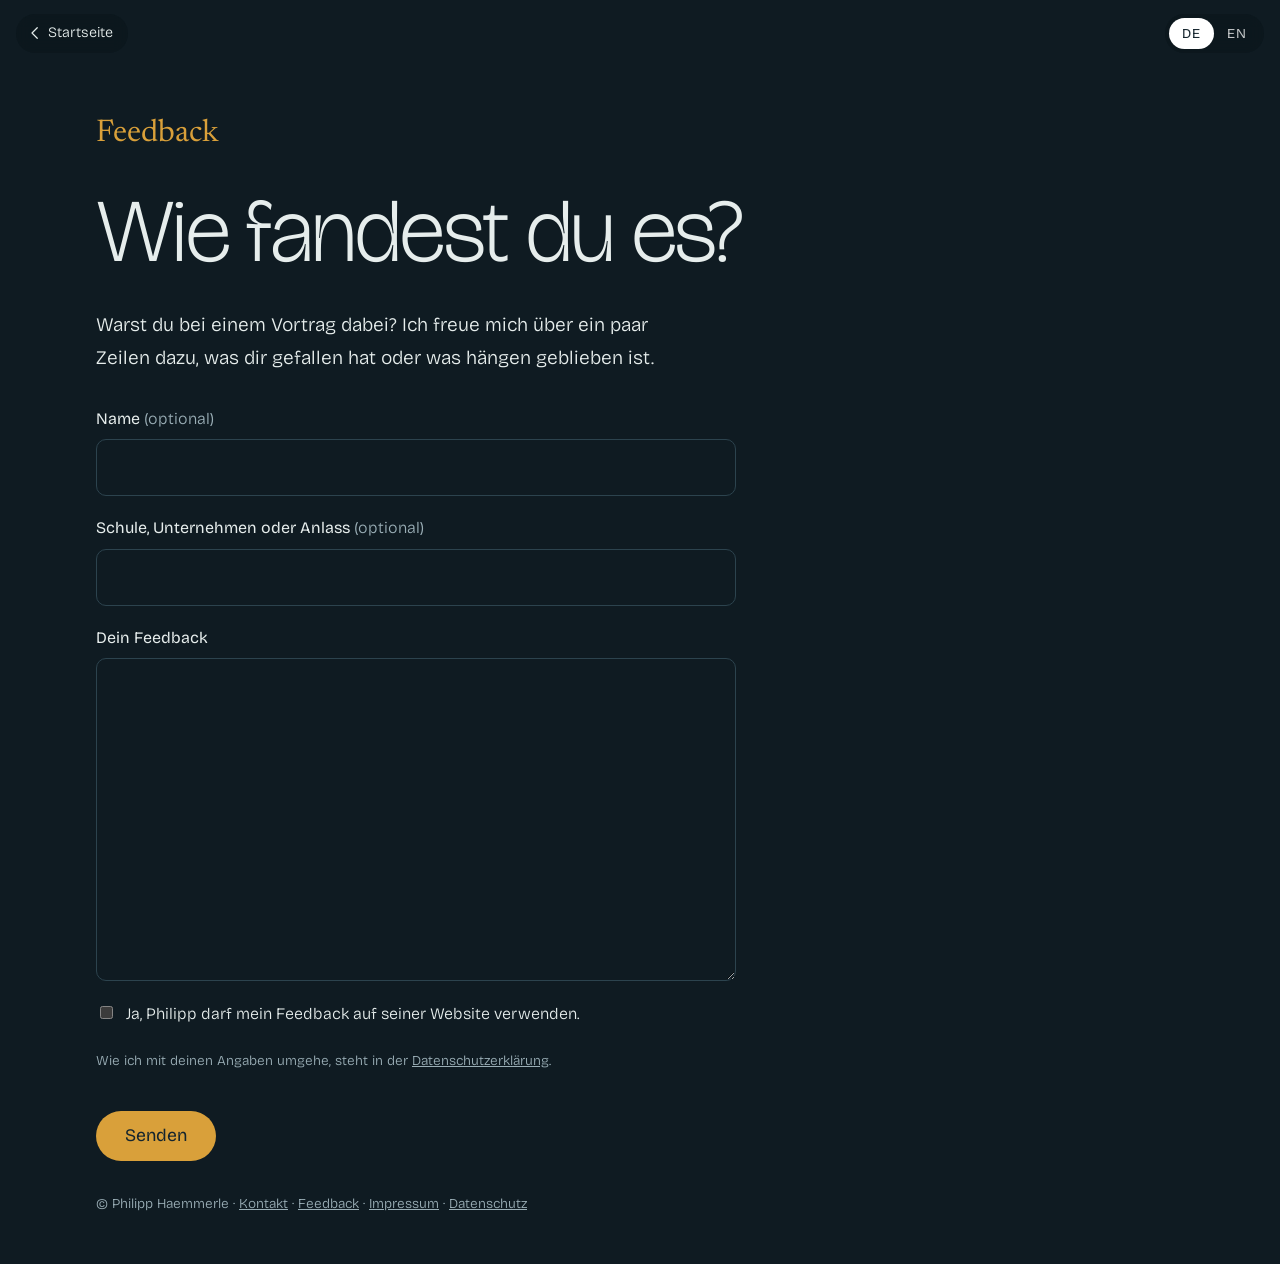
<file: feedback.html>
<!doctype html>
<html lang="de" data-lang="de" data-title-de="Feedback · Philipp Haemmerle" data-title-en="Feedback · Phil Haemmerle">
<head>
<meta charset="utf-8">
<base href="/">
<meta name="viewport" content="width=device-width, initial-scale=1, viewport-fit=cover">
<title>Feedback · Philipp Haemmerle</title>
<meta name="robots" content="noindex">
<link rel="icon" href="/favicon.ico" sizes="any">
<link rel="icon" type="image/png" href="/favicon-32.png">
<link rel="apple-touch-icon" href="/apple-touch-icon.png">
<link rel="stylesheet" href="fonts/fonts.css">
<link rel="stylesheet" href="styles.css">
<link rel="stylesheet" href="looks/original.css">
</head>
<body>

<a class="home-link" href="/"><svg viewBox="0 0 24 24" width="18" height="18" fill="none" stroke="currentColor" stroke-width="1.6" stroke-linecap="round" stroke-linejoin="round" aria-hidden="true"><path d="M15 5l-7 7 7 7"/></svg><span lang="de">Startseite</span><span lang="en">Home</span></a>
<nav class="lang-toggle" aria-label="Sprache / Language">
  <button type="button" data-set-lang="de" aria-pressed="true">DE</button>
  <button type="button" data-set-lang="en" aria-pressed="false">EN</button>
</nav>

<main class="page">
  <div class="wrap">
    <p class="label">Feedback</p>
    <h2><span lang="de">Wie fandest du es?</span><span lang="en">What did you think?</span></h2>
    <p lang="de">Warst du bei einem Vortrag dabei? Ich freue mich über ein paar Zeilen dazu, was dir gefallen hat oder was hängen geblieben ist.</p>
    <p lang="en">Were you at one of my talks? I'd love a few lines on what you liked or what stayed with you.</p>
    <form class="form" name="feedback" method="POST" action="/thanks.html" data-netlify="true" netlify-honeypot="bot-field">
      <input type="hidden" name="form-name" value="feedback">
      <p class="hp"><label>Leave this empty <input name="bot-field" tabindex="-1" autocomplete="off"></label></p>
      <label><span><span lang="de">Name</span><span lang="en">Name</span> <span class="opt"><span lang="de">(optional)</span><span lang="en">(optional)</span></span></span><input name="name" autocomplete="name"></label>
      <label><span><span lang="de">Schule, Unternehmen oder Anlass</span><span lang="en">School, company or event</span> <span class="opt"><span lang="de">(optional)</span><span lang="en">(optional)</span></span></span><input name="event"></label>
      <label><span><span lang="de">Dein Feedback</span><span lang="en">Your feedback</span></span><textarea name="feedback" rows="10" required></textarea></label>
      <label class="check"><input type="checkbox" name="may-quote" value="yes"><span><span lang="de">Ja, Philipp darf mein Feedback auf seiner Website verwenden.</span><span lang="en">Yes, Phil may use my feedback on his website.</span></span></label>
      <p class="form-note"><span lang="de">Wie ich mit deinen Angaben umgehe, steht in der <a href="datenschutz.html">Datenschutzerklärung</a>.</span><span lang="en">How I handle your details is explained in the <a href="datenschutz.html">privacy policy</a>.</span></p>
      <button class="button" type="submit"><span lang="de">Senden</span><span lang="en">Send</span></button>
    </form>
  </div>
</main>

<footer>
  <div class="wrap">© Philipp Haemmerle · <a href="index.html#contact-form" data-jump-form="contact-form"><span lang="de">Kontakt</span><span lang="en">Contact</span></a> · <a href="index.html#feedback-form" data-jump-form="feedback-form">Feedback</a> · <a href="impressum.html">Impressum</a> · <a href="datenschutz.html"><span lang="de">Datenschutz</span><span lang="en">Privacy</span></a></div>
</footer>
<script src="site.js"></script>
</body>
</html>
</file>
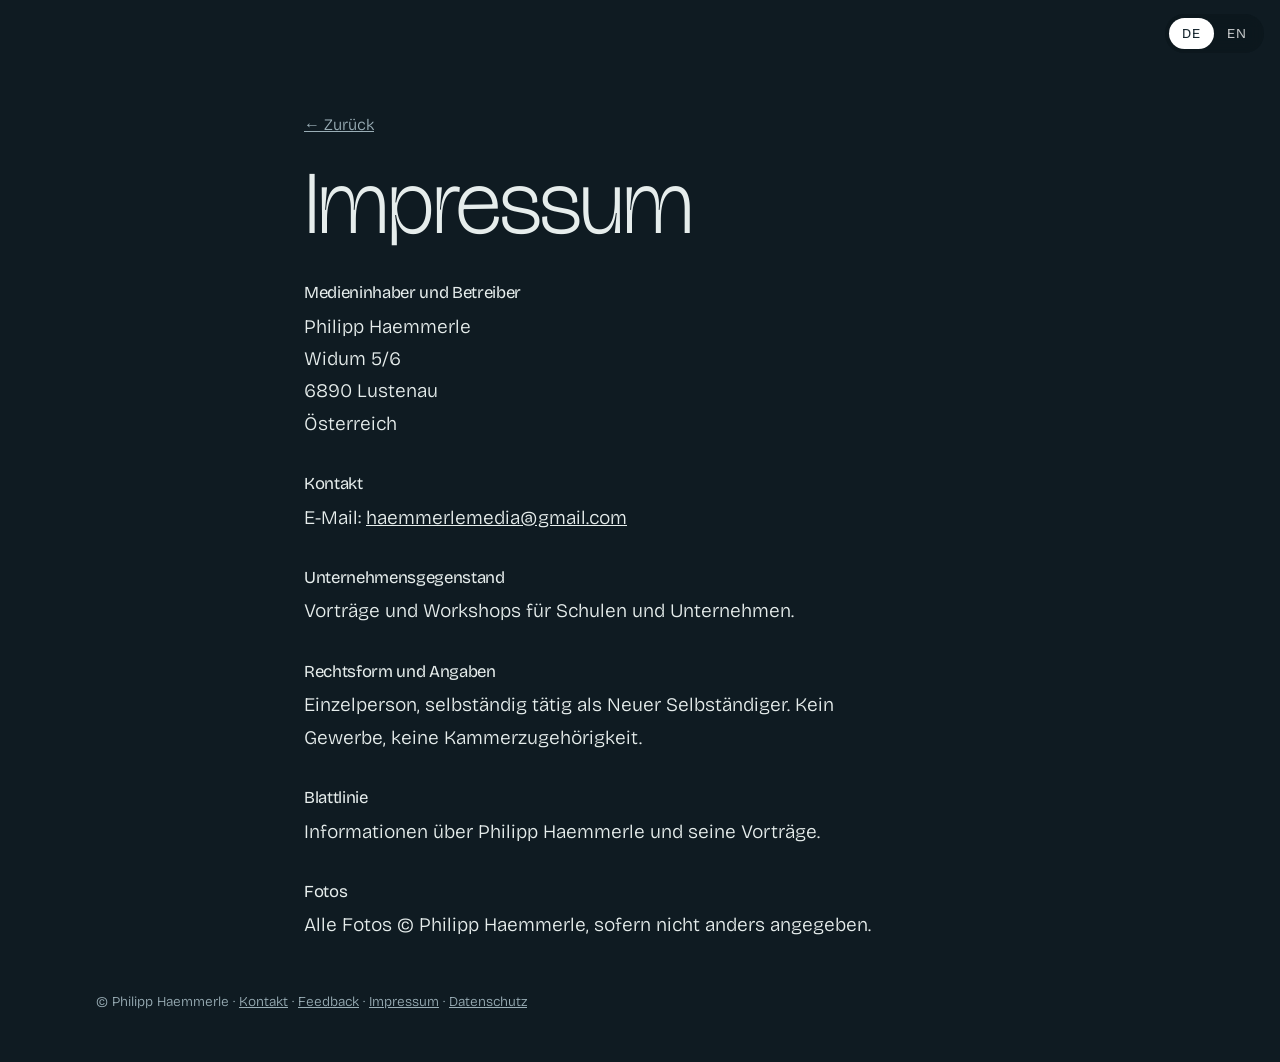
<file: impressum.html>
<!doctype html>
<html lang="de" data-lang="de" data-title-de="Impressum · Philipp Haemmerle" data-title-en="Legal notice · Phil Haemmerle">
<head>
<meta charset="utf-8">
<meta name="viewport" content="width=device-width, initial-scale=1, viewport-fit=cover">
<title>Impressum · Philipp Haemmerle</title>
<link rel="icon" href="/favicon.ico" sizes="any">
<link rel="icon" type="image/png" href="/favicon-32.png">
<link rel="apple-touch-icon" href="/apple-touch-icon.png">
<link rel="stylesheet" href="fonts/fonts.css">
<link rel="stylesheet" href="styles.css">
<link rel="stylesheet" href="looks/original.css">
</head>
<body>

<nav class="lang-toggle" aria-label="Sprache / Language">
  <button type="button" data-set-lang="de" aria-pressed="true">DE</button>
  <button type="button" data-set-lang="en" aria-pressed="false">EN</button>
</nav>

<main class="page legal">
  <div class="wrap">
    <p><a class="back" href="index.html">← <span lang="de">Zurück</span><span lang="en">Back</span></a></p>
    <h2>Impressum</h2>
    <p lang="en" class="note">Legal notice under Austrian law (§ 5 ECG, § 25 MedienG). The German version is authoritative.</p>

    <h3><span lang="de">Medieninhaber und Betreiber</span><span lang="en">Owner and operator</span></h3>
    <p>Philipp Haemmerle<br>
    Widum 5/6<br>
    6890 Lustenau<br>
    <span lang="de">Österreich</span><span lang="en">Austria</span></p>

    <h3><span lang="de">Kontakt</span><span lang="en">Contact</span></h3>
    <p>E-Mail: <a href="mailto:haemmerlemedia@gmail.com">haemmerlemedia@gmail.com</a></p>

    <h3><span lang="de">Unternehmensgegenstand</span><span lang="en">Business purpose</span></h3>
    <p lang="de">Vorträge und Workshops für Schulen und Unternehmen.</p>
    <p lang="en">Talks and workshops for schools and companies.</p>

    <h3><span lang="de">Rechtsform und Angaben</span><span lang="en">Legal form and details</span></h3>
    <p lang="de">Einzelperson, selbständig tätig als Neuer Selbständiger. Kein Gewerbe, keine Kammerzugehörigkeit.</p>
    <p lang="en">Individual, self-employed as a "Neuer Selbständiger" (new self-employed person). No trade licence, no chamber membership.</p>

    <h3><span lang="de">Blattlinie</span><span lang="en">Editorial line</span></h3>
    <p lang="de">Informationen über Philipp Haemmerle und seine Vorträge.</p>
    <p lang="en">Information about Phil Haemmerle and his talks.</p>


    <h3><span lang="de">Fotos</span><span lang="en">Photos</span></h3>
    <p lang="de">Alle Fotos © Philipp Haemmerle, sofern nicht anders angegeben.</p>
    <p lang="en">All photos © Phil Haemmerle unless stated otherwise.</p>
  </div>
</main>

<footer>
  <div class="wrap">© Philipp Haemmerle · <a href="index.html#contact-form" data-jump-form="contact-form"><span lang="de">Kontakt</span><span lang="en">Contact</span></a> · <a href="index.html#feedback-form" data-jump-form="feedback-form">Feedback</a> · <a href="impressum.html">Impressum</a> · <a href="datenschutz.html"><span lang="de">Datenschutz</span><span lang="en">Privacy</span></a></div>
</footer>
<script src="site.js"></script>
</body>
</html>
</file>
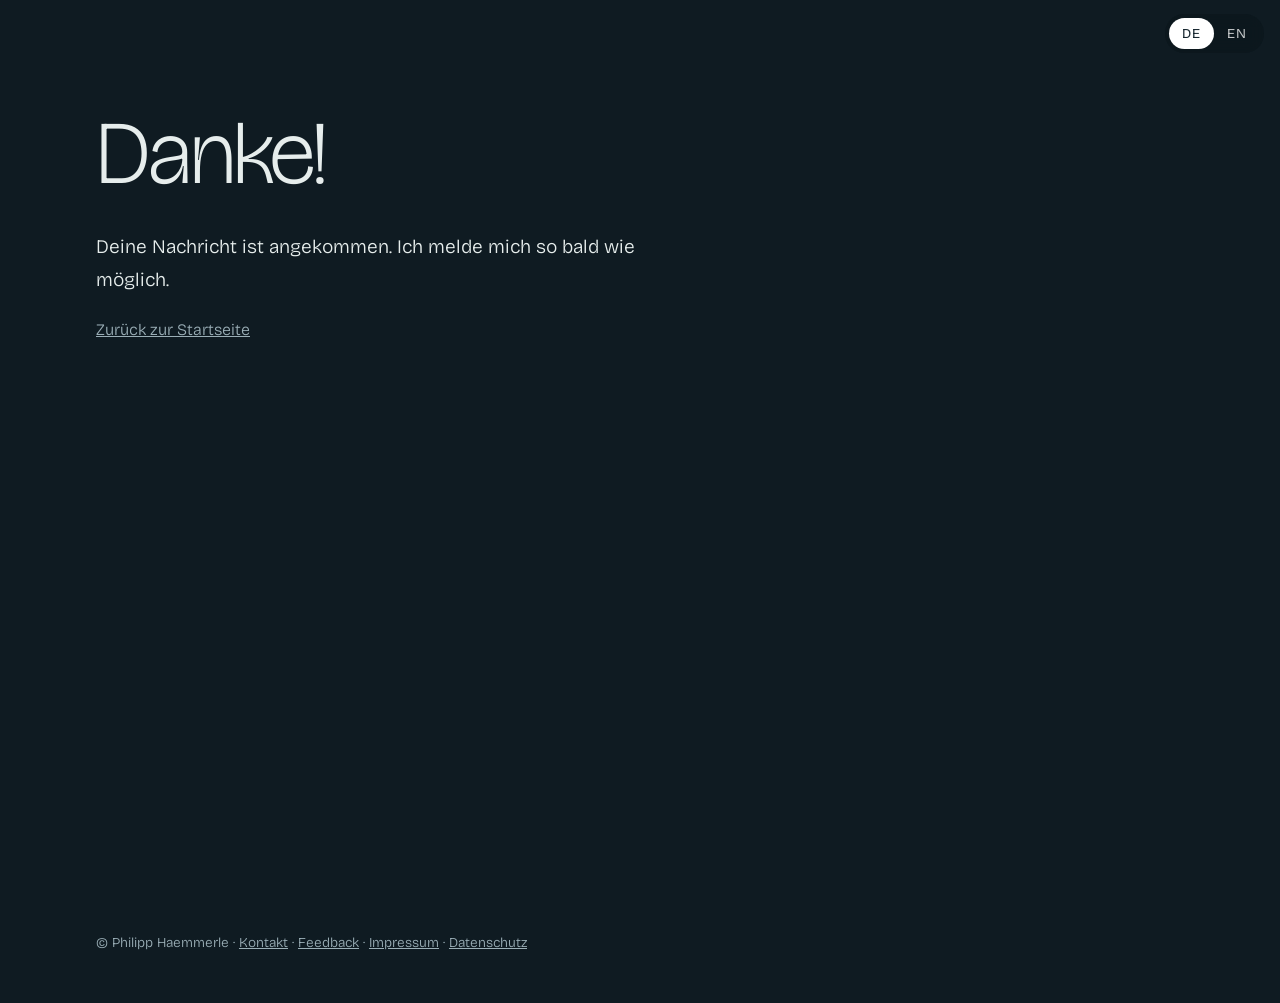
<file: thanks.html>
<!doctype html>
<html lang="de" data-lang="de" data-title-de="Danke · Philipp Haemmerle" data-title-en="Thank you · Phil Haemmerle">
<head>
<meta charset="utf-8">
<meta name="viewport" content="width=device-width, initial-scale=1, viewport-fit=cover">
<title>Danke · Philipp Haemmerle</title>
<meta name="robots" content="noindex">
<link rel="icon" href="/favicon.ico" sizes="any">
<link rel="icon" type="image/png" href="/favicon-32.png">
<link rel="apple-touch-icon" href="/apple-touch-icon.png">
<link rel="stylesheet" href="fonts/fonts.css">
<link rel="stylesheet" href="styles.css">
<link rel="stylesheet" href="looks/original.css">
</head>
<body>

<nav class="lang-toggle" aria-label="Sprache / Language">
  <button type="button" data-set-lang="de" aria-pressed="true">DE</button>
  <button type="button" data-set-lang="en" aria-pressed="false">EN</button>
</nav>

<main class="page">
  <div class="wrap">
    <h2><span lang="de">Danke!</span><span lang="en">Thank you!</span></h2>
    <p lang="de">Deine Nachricht ist angekommen. Ich melde mich so bald wie möglich.</p>
    <p lang="en">Your message has arrived. I'll get back to you as soon as I can.</p>
    <p><a class="back" href="/"><span lang="de">Zurück zur Startseite</span><span lang="en">Back to the home page</span></a></p>
  </div>
</main>

<footer>
  <div class="wrap">© Philipp Haemmerle · <a href="index.html#contact-form" data-jump-form="contact-form"><span lang="de">Kontakt</span><span lang="en">Contact</span></a> · <a href="index.html#feedback-form" data-jump-form="feedback-form">Feedback</a> · <a href="impressum.html">Impressum</a> · <a href="datenschutz.html"><span lang="de">Datenschutz</span><span lang="en">Privacy</span></a></div>
</footer>
<script src="site.js"></script>
</body>
</html>
</file>
<file: fonts/fonts.css>
/* DM Sans (variable, weights 100-1000, optical sizes) — latin-ext */
@font-face {
  font-family: 'DM Sans';
  font-style: normal;
  font-weight: 100 1000;
  font-display: swap;
  src: url(dmsans-latin-ext.woff2) format('woff2');
  unicode-range: U+0100-02BA, U+02BD-02C5, U+02C7-02CC, U+02CE-02D7, U+02DD-02FF, U+0304, U+0308, U+0329, U+1D00-1DBF, U+1E00-1E9F, U+1EF2-1EFF, U+2020, U+20A0-20AB, U+20AD-20C4, U+2113, U+2C60-2C7F, U+A720-A7FF;
}
/* DM Sans — latin */
@font-face {
  font-family: 'DM Sans';
  font-style: normal;
  font-weight: 100 1000;
  font-display: swap;
  src: url(dmsans-latin.woff2) format('woff2');
  unicode-range: U+0000-00FF, U+0131, U+0152-0153, U+02BB-02BC, U+02C6, U+02DA, U+02DC, U+0304, U+0308, U+0329, U+2000-206F, U+20AC, U+2122, U+2191, U+2193, U+2212, U+2215, U+FEFF, U+FFFD;
}

/* At large light sizes DM Sans runs narrower than the previous font (Bricolage Grotesque).
   The Display cut is drawn 6% larger so headings and quotes break where they did before. */
/* DM Sans Display, 106% (light headings and quotes) — latin-ext */
@font-face {
  font-family: 'DM Sans Display';
  font-style: normal;
  font-weight: 100 1000;
  font-display: swap;
  size-adjust: 106%;
  src: url(dmsans-latin-ext.woff2) format('woff2');
  unicode-range: U+0100-02BA, U+02BD-02C5, U+02C7-02CC, U+02CE-02D7, U+02DD-02FF, U+0304, U+0308, U+0329, U+1D00-1DBF, U+1E00-1E9F, U+1EF2-1EFF, U+2020, U+20A0-20AB, U+20AD-20C4, U+2113, U+2C60-2C7F, U+A720-A7FF;
}
/* DM Sans Display, 106% (light headings and quotes) — latin */
@font-face {
  font-family: 'DM Sans Display';
  font-style: normal;
  font-weight: 100 1000;
  font-display: swap;
  size-adjust: 106%;
  src: url(dmsans-latin.woff2) format('woff2');
  unicode-range: U+0000-00FF, U+0131, U+0152-0153, U+02BB-02BC, U+02C6, U+02DA, U+02DC, U+0304, U+0308, U+0329, U+2000-206F, U+20AC, U+2122, U+2191, U+2193, U+2212, U+2215, U+FEFF, U+FFFD;
}
/* DM Sans Text, 100% (overview list, roles line) — latin-ext */
@font-face {
  font-family: 'DM Sans Text';
  font-style: normal;
  font-weight: 100 1000;
  font-display: swap;
  size-adjust: 100%;
  src: url(dmsans-latin-ext.woff2) format('woff2');
  unicode-range: U+0100-02BA, U+02BD-02C5, U+02C7-02CC, U+02CE-02D7, U+02DD-02FF, U+0304, U+0308, U+0329, U+1D00-1DBF, U+1E00-1E9F, U+1EF2-1EFF, U+2020, U+20A0-20AB, U+20AD-20C4, U+2113, U+2C60-2C7F, U+A720-A7FF;
}
/* DM Sans Text, 100% (overview list, roles line) — latin */
@font-face {
  font-family: 'DM Sans Text';
  font-style: normal;
  font-weight: 100 1000;
  font-display: swap;
  size-adjust: 100%;
  src: url(dmsans-latin.woff2) format('woff2');
  unicode-range: U+0000-00FF, U+0131, U+0152-0153, U+02BB-02BC, U+02C6, U+02DA, U+02DC, U+0304, U+0308, U+0329, U+2000-206F, U+20AC, U+2122, U+2191, U+2193, U+2212, U+2215, U+FEFF, U+FFFD;
}
/* vietnamese */
@font-face {
  font-family: 'Newsreader';
  font-style: italic;
  font-weight: 400;
  font-display: swap;
  src: url(newsreader-FYkzbBZD.woff2) format('woff2');
  unicode-range: U+0102-0103, U+0110-0111, U+0128-0129, U+0168-0169, U+01A0-01A1, U+01AF-01B0, U+0300-0301, U+0303-0304, U+0308-0309, U+0323, U+0329, U+1EA0-1EF9, U+20AB;
}
/* latin-ext */
@font-face {
  font-family: 'Newsreader';
  font-style: italic;
  font-weight: 400;
  font-display: swap;
  src: url(newsreader-FYgzbBZD.woff2) format('woff2');
  unicode-range: U+0100-02BA, U+02BD-02C5, U+02C7-02CC, U+02CE-02D7, U+02DD-02FF, U+0304, U+0308, U+0329, U+1D00-1DBF, U+1E00-1E9F, U+1EF2-1EFF, U+2020, U+20A0-20AB, U+20AD-20C4, U+2113, U+2C60-2C7F, U+A720-A7FF;
}
/* latin */
@font-face {
  font-family: 'Newsreader';
  font-style: italic;
  font-weight: 400;
  font-display: swap;
  src: url(newsreader-6JFYYzbA.woff2) format('woff2');
  unicode-range: U+0000-00FF, U+0131, U+0152-0153, U+02BB-02BC, U+02C6, U+02DA, U+02DC, U+0304, U+0308, U+0329, U+2000-206F, U+20AC, U+2122, U+2191, U+2193, U+2212, U+2215, U+FEFF, U+FFFD;
}
/* vietnamese */
@font-face {
  font-family: 'Newsreader';
  font-style: normal;
  font-weight: 400;
  font-display: swap;
  src: url(newsreader-bCJYQraA.woff2) format('woff2');
  unicode-range: U+0102-0103, U+0110-0111, U+0128-0129, U+0168-0169, U+01A0-01A1, U+01AF-01B0, U+0300-0301, U+0303-0304, U+0308-0309, U+0323, U+0329, U+1EA0-1EF9, U+20AB;
}
/* latin-ext */
@font-face {
  font-family: 'Newsreader';
  font-style: normal;
  font-weight: 400;
  font-display: swap;
  src: url(newsreader-bDJYQraA.woff2) format('woff2');
  unicode-range: U+0100-02BA, U+02BD-02C5, U+02C7-02CC, U+02CE-02D7, U+02DD-02FF, U+0304, U+0308, U+0329, U+1D00-1DBF, U+1E00-1E9F, U+1EF2-1EFF, U+2020, U+20A0-20AB, U+20AD-20C4, U+2113, U+2C60-2C7F, U+A720-A7FF;
}
/* latin */
@font-face {
  font-family: 'Newsreader';
  font-style: normal;
  font-weight: 400;
  font-display: swap;
  src: url(newsreader-gBgbNJYQ.woff2) format('woff2');
  unicode-range: U+0000-00FF, U+0131, U+0152-0153, U+02BB-02BC, U+02C6, U+02DA, U+02DC, U+0304, U+0308, U+0329, U+2000-206F, U+20AC, U+2122, U+2191, U+2193, U+2212, U+2215, U+FEFF, U+FFFD;
}
</file>
<file: styles.css>
:root {
  /* NEW LOOK (DM Sans) is built into this file. The original look (Bricolage) is looks/original.css: see the note there. */
  /* Line heights were opened up about 10% (headings) and 7% (text) for DM Sans (Phil, 2026-11-10) */
  /* The site always uses its dark palette, whatever the device's light/dark setting */
  --paper: #0F1B22;
  --ink: #E6EDEC;
  --sea: #163C4D;
  --sea-ink: #EEF4F2;
  --saffron: #D9A03A;
  --muted: #9AAEB6;
  --rule: #2C434E;
  --font-sans: "DM Sans", "Helvetica Neue", Arial, sans-serif;
  --font-display: "DM Sans Display", "DM Sans", "Helvetica Neue", Arial, sans-serif;   /* see fonts/fonts.css */
  --font-snug: "DM Sans Text", "DM Sans", "Helvetica Neue", Arial, sans-serif;
  --font-accent: "Newsreader", Georgia, "Times New Roman", serif;
  color-scheme: dark;
}

/* Language switching: only the active language is shown */
html[data-lang="de"] body [lang="en"],
html[data-lang="en"] body [lang="de"] { display: none !important; }

* { box-sizing: border-box; }
html, body { margin: 0; }
/* Nothing may widen the page sideways (gliding words start outside their line) */
html, body { overflow-x: clip; }
body {
  background: var(--paper);
  color: var(--ink);
  font-family: var(--font-sans);
  font-weight: 300;
  font-size: 1.2rem;
  line-height: 1.71;
  -webkit-font-smoothing: antialiased;
  overflow-x: hidden;
}
img { display: block; max-width: 100%; height: auto; }
a { color: inherit; }

.wrap {
  max-width: 70rem;
  margin: 0 auto;
  padding-left: max(16px, env(safe-area-inset-left, 0px));
  padding-right: max(16px, env(safe-area-inset-right, 0px));
}
section { padding-block: clamp(4.5rem, 11vw, 9rem); }
h2 {
  font-family: var(--font-sans);
  font-weight: 200;
  font-size: clamp(2.6rem, 7vw, 5.6rem);
  line-height: 1.12;
  letter-spacing: -0.03em;
  text-wrap: balance;
  margin: 0 0 2rem;
}
h3 {
  font-family: var(--font-sans);
  font-weight: 300;
  font-size: clamp(1.8rem, 3.6vw, 2.6rem);
  letter-spacing: -0.02em;
  line-height: 1.21;
  margin: 0 0 1rem;
}
.audience h3 { font-size: clamp(2.45rem, 5vw, 3.65rem); margin-bottom: clamp(1.4rem, 2.6vw, 2rem); }
p { margin: 0 0 1.1rem; max-width: 38rem; }
p:last-child { margin-bottom: 0; }

/* Section labels: the one place a different typeface is used */
.label {
  font-family: var(--font-accent);
  font-style: normal;
  font-weight: 400;
  font-size: clamp(1.45rem, 2.6vw, 1.95rem);
  color: var(--saffron);
  margin: 0 0 1.6rem;
}
.center { text-align: center; }
.center p, .center h2 { margin-left: auto; margin-right: auto; }

/* Language toggle */
.lang-toggle {
  position: fixed;
  top: max(14px, env(safe-area-inset-top, 0px));
  right: max(16px, env(safe-area-inset-right, 0px));
  z-index: 10;
  display: flex;
  border-radius: 999px;
  background: rgba(10, 20, 26, 0.45);
  backdrop-filter: blur(8px);
  -webkit-backdrop-filter: blur(8px);
  padding: 4px;
}
.lang-toggle button {
  font-family: var(--font-sans);
  font-weight: 400;
  font-size: 0.85rem;
  letter-spacing: 0.08em;
  color: #fff;
  background: transparent;
  border: 0;
  border-radius: 999px;
  padding: 0.45rem 0.8rem;
  cursor: pointer;
  opacity: 0.75;
}
.lang-toggle button[aria-pressed="true"] { background: #fff; color: #15252E; opacity: 1; }
.lang-toggle button:focus-visible { outline: 2px solid var(--saffron); outline-offset: 2px; }

/* Parallax frames: the image moves slower than the page */
.parallax { position: relative; overflow: hidden; }
.parallax picture { position: absolute; left: 0; right: 0; top: -12%; height: 124%; will-change: transform; }
.parallax picture img { width: 100%; height: 100%; object-fit: cover; }

/* Hero */
.hero {
  min-height: 100svh;
  color: #fff;
  padding: 0;
  display: flex;
  align-items: flex-start;
  justify-content: center;
}
.hero picture { top: 0; height: 100%; }
.hero picture img { object-position: 50% 85%; }
.hero::after {
  content: "";
  position: absolute;
  inset: 0;
  background: linear-gradient(to bottom, rgba(8, 16, 22, 0.6) 0%, rgba(8, 16, 22, 0.2) 45%, rgba(8, 16, 22, 0) 70%, rgba(8, 16, 22, 0.35) 100%);
  pointer-events: none;
}
.hero .wrap {
  position: relative;
  z-index: 1;
  width: 100%;
  padding-top: clamp(4.5rem, 10vh, 7.5rem);
  text-align: center;
  will-change: transform;
}
.hero .wrap { max-width: 84rem; }   /* room for the bigger quote */
.hero blockquote { margin: 0 auto; }
.hero blockquote p {
  font-family: var(--font-sans);
  font-weight: 200;
  font-size: clamp(2.2rem, 5.7vw, 4.9rem);   /* a bit bigger than before on wider screens (Phil, 2026-11-10); phones keep their size so the lines break as before */
  line-height: 1.17;
  letter-spacing: -0.025em;
  max-width: 13.3em;   /* was 22ch in Bricolage; em keeps the line length when the font changes */
  margin: 0 auto 1.2rem;
  text-wrap: balance;
  text-shadow: 0 2px 30px rgba(0, 0, 0, 0.25);
}
.hero cite {
  font-family: var(--font-accent);
  font-style: italic;
  font-size: clamp(1.05rem, 1.6vw, 1.3rem);
  opacity: 0.9;
}
.hero .caption {
  position: absolute;
  z-index: 1;
  right: max(16px, env(safe-area-inset-right, 0px));
  bottom: 14px;
  font-size: 0.72rem;
  opacity: 0.8;
  max-width: 60%;
  text-align: right;
  margin: 0;
}

/* Intro */
.intro-section .name {
  font-weight: 200;
  font-size: clamp(2.4rem, 5.95vw, 4.8rem);
  line-height: 1.23;
  letter-spacing: -0.025em;
  max-width: 14.7em;
  text-wrap: balance;
}

/* What I talk about */
.intro-section .name { margin: 0 auto clamp(2.5rem, 6vw, 4.5rem); }
.intro-section .name-label { margin-bottom: 0.5rem; }
.intro-section .lines p {
  font-weight: 200;
  font-size: clamp(1.7rem, 4vw, 3rem);
  line-height: 1.26;
  letter-spacing: -0.02em;
  max-width: 16.2em;
  margin: 0 auto 1.4rem;
  text-wrap: balance;
}
.intro-section .lines p:not(:last-child) { margin-bottom: 2.1rem; }   /* extra room between the intro lines (Phil) */

figcaption {
  font-family: var(--font-sans);
  font-weight: 300;
  font-size: 0.95rem;
  color: var(--muted);
  margin-top: 0.7rem;
  line-height: 1.5;
}

/* Full-width photo, shown whole */
.band { padding: 0; }
.band figure { margin: 0; position: relative; }
/* Quote over the sky of the walking photo */
.band-quote {
  position: absolute; left: 0; right: 0; top: 4%;
  margin: 0; padding-inline: max(16px, env(safe-area-inset-left, 0px));
  text-align: center; color: #14232B;
}
.band-quote p {
  font-family: var(--font-sans); font-weight: 300;
  font-size: clamp(1.3rem, 3.48vw, 2.95rem); line-height: 1.21; letter-spacing: -0.02em;
  max-width: 16.1em; margin: 0 auto 0.5rem; text-wrap: balance;
  text-shadow: 0 1px 18px rgba(255, 255, 255, 0.35);
}
@media (max-width: 600px) { .band-quote { top: 3%; } .band-quote p { font-size: 1.28rem; } }
.band-quote cite { font-family: var(--font-accent); font-style: italic; font-size: clamp(0.85rem, 1.4vw, 1.2rem); }
.band img { width: 100%; }
.band figcaption { padding-inline: max(16px, env(safe-area-inset-left, 0px)); }

/* Full-width photo with parallax */
.band-parallax { height: min(70vh, 44vw); min-height: 16rem; padding: 0; }
.band-parallax picture img { object-position: 50% 80%; }
/* Desktop: the skier photo moves twice as far while scrolling (see site.js), so it gets more room */
@media (min-width: 721px) {
  .band-parallax picture { top: -22%; height: 144%; }
  .band-parallax picture img { transform-origin: 62% 73%; will-change: transform; }   /* the skier */
}
/* Question set into the bright snow, bottom right */
.band-question {
  position: absolute; z-index: 1; margin: 0;
  left: max(16px, 4vw); top: 3%; max-width: min(60%, 44rem);
  text-align: left; color: #fff; text-shadow: 0 1px 20px rgba(10, 40, 90, 0.25);
  font-family: var(--font-sans); font-weight: 200;
  font-size: clamp(1.15rem, 3.4vw, 3rem); line-height: 1.08; letter-spacing: -0.025em;   /* size and place as on the live site (Phil, 2026-11-10) */
  text-wrap: balance;
}
.band-question p { margin: 0; white-space: nowrap; }   /* lines break only where the HTML says */
.band-question p[lang="de"] { font-size: 0.84em; }   /* the German question is longer, so it stays in the sky */
/* German line breaks: after "tun," on wide screens; two even lines on phones */
.band-question .br-narrow { display: none; }
@media (max-width: 600px) {
  .band-question .br-wide { display: none; }
  .band-question .br-narrow { display: inline; }
  .band-question p[lang="de"] { font-size: 0.96em; }
}
.band-question em { font-style: normal; font-weight: 300; font-size: 1.45em; }
.band-inner-caption {
  position: absolute; z-index: 1; margin: 0;
  left: max(16px, env(safe-area-inset-left, 0px)); bottom: 14px;
  font-size: 0.85rem; color: #fff; opacity: 0.85; text-shadow: 0 1px 8px rgba(0, 0, 0, 0.35);
}
.band-caption { margin: 0.7rem 0 0; padding-inline: max(16px, env(safe-area-inset-left, 0px)); }

/* Twelve years */
.opener {
  font-weight: 200;
  font-size: clamp(1.9rem, 4.6vw, 3.6rem);
  line-height: 1.23;
  letter-spacing: -0.025em;
  max-width: 16em;
  text-wrap: balance;
}
.overview { margin-top: clamp(3rem, 7vw, 5rem); margin-bottom: 0; }

/* Places list */
.places { list-style: none; margin: 2.5rem auto 0; padding: 0; max-width: 46rem; }
.places li {
  font-weight: 300;
  font-size: clamp(1.2rem, 2.4vw, 1.55rem);
  line-height: 1.39;
  padding-block: 1rem;
  border-top: 1px solid var(--rule);
}
.places li:last-child { border-bottom: 1px solid var(--rule); }

/* Gallery: two equal columns, every image the same shape, so nothing leaves a gap */
.gallery {
  display: grid;
  grid-template-columns: repeat(2, minmax(0, 1fr));
  gap: 16px;
  margin-top: clamp(3rem, 7vw, 5rem);
  text-align: left;
}
.gallery figure { margin: 0; min-width: 0; }
.gallery img { width: 100%; aspect-ratio: 3 / 2; object-fit: cover; }
@media (max-width: 720px) { .gallery { grid-template-columns: minmax(0, 1fr); } }
/* Gallery has its own section with room above and below */
/* Gallery runs edge to edge and sits directly on the blue section below */
.gallery-section { padding-block: clamp(2.5rem, 6vw, 5rem) 0; }
/* Justified masonry: photos keep their own shape and fill each row exactly.
   site.js groups them into rows (three on wide screens, more on narrow ones)
   and regroups when the window size changes. Within a row, each photo's width
   is proportional to its aspect ratio (--r), so every photo in a row has the same height. */
.gallery-masonry { display: flex; flex-direction: column; gap: 6px; }
.gallery-masonry .g-row { display: flex; gap: 6px; }
.gallery-masonry figure { margin: 0; min-width: 0; flex: var(--r, 1.5) 1 0; aspect-ratio: var(--r, 1.5); }
.gallery-masonry picture { display: block; width: 100%; height: 100%; cursor: zoom-in; }
.gallery-masonry img { width: 100%; height: 100%; object-fit: cover; }
.gallery-masonry picture:focus-visible { outline: 2px solid var(--saffron); outline-offset: -2px; }
/* Without the script: simple wrapping rows */
.gallery-masonry:not(.is-justified) { flex-direction: row; flex-wrap: wrap; }
.gallery-masonry:not(.is-justified) figure { flex-basis: 220px; flex-grow: 1; aspect-ratio: 3 / 2; }
/* Full-width gallery: four equal squares per row, two per row on phones */
.gallery.gallery-wide { grid-template-columns: repeat(4, minmax(0, 1fr)); gap: 8px; padding-inline: 8px; }
.gallery-wide img { aspect-ratio: 1 / 1; }
.gallery-wide figcaption { display: none; }   /* captions show only in the lightbox */
@media (max-width: 720px) { .gallery.gallery-wide { grid-template-columns: repeat(2, minmax(0, 1fr)); } }

/* Found */
.found, .tint { background: var(--sea); color: var(--sea-ink); }
.tint { --ink: var(--sea-ink); --muted: #B9CACE; --rule: rgba(238, 244, 242, 0.25); }
.found .wrap { text-align: center; }
.found p { font-size: clamp(1.2rem, 2.4vw, 1.55rem); line-height: 1.6; max-width: 56rem; margin-left: auto; margin-right: auto; }
.found .found-title { margin-left: auto; margin-right: auto; max-width: none; }

/* Headings and text centred, in a comfortable column */
.format .wrap > div[lang], .audience { text-align: center; max-width: 52rem; margin-inline: auto; }
.format .wrap > div[lang] p, .audience p { max-width: none; }
.audience p.price { margin-top: 3.4em; }
.audiences { padding-bottom: clamp(3rem, 7vw, 5.5rem); }   /* less room after "Price on request" */
/* Same reading size as "What I've found" */
.format .wrap > div[lang] p, .audience p, .about-grid p:not(.label):not(.roles) { font-size: clamp(1.2rem, 2.4vw, 1.55rem); line-height: 1.6; }
.found .found-title { font-weight: 200; font-size: clamp(1.9rem, 4.6vw, 3.6rem); line-height: 1.23; letter-spacing: -0.025em; margin: 0 0 clamp(2.6rem, 5vw, 3.6rem); color: var(--sea-ink); }

/* Schools, then companies */
.audience + .audience { margin-top: clamp(3.5rem, 8vw, 6rem); }
@media (max-width: 600px) { .audience + .audience { margin-top: 5.25rem; } }   /* about one extra line on phones */

/* About */
.about-grid { display: grid; grid-template-columns: minmax(0, 1.1fr) minmax(0, 1fr); gap: clamp(2rem, 5vw, 4rem); align-items: center; }
.about-grid figure { margin: 0; }
/* Portrait stretches to the height of the text beside it */
@media (min-width: 721px) {
  .about-grid { align-items: stretch; }
  .about-grid figure { position: relative; min-height: 20rem; }   /* the photo takes exactly the text's height */
  .about-grid figure picture { position: absolute; inset: 0; display: block; }
  .about-grid figure img { width: 100%; height: 100%; object-fit: cover; object-position: 55% 35%; }
}
.about-grid .roles { font-weight: 300; font-size: clamp(1.6rem, 3.2vw, 2.25rem); line-height: 1.34; margin-bottom: 1.4rem; }
@media (min-width: 1000px) { .about-grid .roles { white-space: nowrap; } }   /* lines are set by the <br>; the second line may fill the column without wrapping again */
@media (max-width: 720px) { .about-grid { grid-template-columns: minmax(0, 1fr); } }

/* Contact */
.contact:not(.tint) { border-top: 1px solid var(--rule); }
/* Contact and feedback: centred, same reading size as About */
.contact p:not(.label), .feedback-section p:not(.label) { font-size: clamp(1.2rem, 2.4vw, 1.55rem); line-height: 1.6; max-width: 44rem; }
.contact .form { margin-inline: auto; text-align: left; }
.contact .form p { font-size: inherit; max-width: none; }
.contact .form .form-note { font-size: 0.85rem; }
.contact .form .button { justify-self: center; }
.contact .details { font-weight: 300; font-size: clamp(1.3rem, 2.6vw, 1.8rem); margin-top: 2rem; }
/* Feedback sits on the page colour so it reads apart from the blue contact section */
.feedback-section { border-bottom: 1px solid var(--rule); }
.feedback-section .button { text-decoration: none; }
footer { padding-block: 2rem 3rem; font-size: 0.85rem; color: var(--muted); }

/* Headings, quotes and short lines use the slightly smaller DM Sans cuts so they break as before */
h1, h2, .fill-words, .opener, .hero blockquote p, .band-question p { font-family: var(--font-display); }
.places li, .about-grid .roles { font-family: var(--font-snug); }
/* DM Sans is already tight at large sizes, so the light headings drop most of their negative letter-spacing */
h2, .hero blockquote p, .intro-section .name, .intro-section .lines p, .opener, .found .found-title, .band-question { letter-spacing: -0.005em; }
@media (max-width: 370px) { .intro-section .lines p { letter-spacing: -0.035em; } }   /* small phones: keeps the intro lines breaking as before */

/* Gentle text motion while scrolling */
.reveal { opacity: 0; transform: translateY(28px); transition: opacity 0.9s ease, transform 0.9s cubic-bezier(.2,.7,.2,1); }
.reveal.in { opacity: 1; transform: none; }
@media (prefers-reduced-motion: reduce) {
  .reveal { opacity: 1; transform: none; transition: none; }
  .parallax picture, .parallax picture img, .hero .wrap { transform: none !important; }
}

/* Scroll-linked word fill for pull lines */
.fill-words .w { display: inline-block; will-change: transform; }

/* Buttons */
.button {
  display: inline-block;
  font-family: var(--font-sans);
  font-weight: 400;
  font-size: 1.1rem;
  text-decoration: none;
  background: var(--saffron);
  color: #15252E;
  border: 0;
  border-radius: 999px;
  padding: 0.9rem 1.8rem;
  cursor: pointer;
}
.button:hover { filter: brightness(1.06); }
.button:focus-visible { outline: 2px solid var(--ink); outline-offset: 3px; }

/* Forms */
.form { display: grid; gap: 1.2rem; max-width: 40rem; margin-top: 2rem; }
.form[hidden] { display: none; }
.form label { display: grid; gap: 0.4rem; font-size: 1rem; font-weight: 400; }
.form .opt { color: var(--muted); font-weight: 300; }
.form input, .form textarea {
  font: inherit;
  font-size: 1.1rem;
  font-weight: 300;
  color: var(--ink);
  background: transparent;
  border: 1px solid var(--rule);
  border-radius: 10px;
  padding: 0.8rem 0.9rem;
  width: 100%;
}
.form textarea { min-height: 9rem; resize: vertical; }
.form textarea[name="feedback"] { min-height: 18rem; }
.form input:focus, .form textarea:focus { outline: 2px solid var(--saffron); outline-offset: 1px; border-color: transparent; }
.form .check { display: flex; gap: 0.6rem; align-items: flex-start; font-weight: 300; }
.form .check input { width: auto; margin-top: 0.35rem; }
.form .hp { position: absolute; left: -9999px; }
.form .button { justify-self: start; margin-top: 0.4rem; }
/* Close link at the top of a form that opened in place */
.form .form-close-row { margin: 0 0 -0.6rem; text-align: right; max-width: none; }
.form-close { background: none; border: 0; padding: 0.2rem; margin-right: -0.2rem; color: var(--muted); cursor: pointer; display: inline-flex; border-radius: 50%; }
.form-close:hover, .form-close:focus-visible { color: inherit; }
.form-close:focus-visible { outline: 2px solid var(--saffron); outline-offset: 2px; }
.feedback-section .form { margin-inline: auto; text-align: left; }
.feedback-section .form p { font-size: inherit; max-width: none; }
.feedback-section .form .form-note { font-size: 0.85rem; }
.feedback-section .form .button { justify-self: center; }
.feedback-section .form textarea[name="feedback"] { min-height: 9rem; }

/* Simple pages (feedback, thanks) */
.page { min-height: 100svh; padding-top: clamp(5rem, 12vh, 8rem); }
.page .back { font-size: 1rem; color: var(--muted); }
/* Back to the home page, top left (feedback page), mirrors the language switch */
.home-link {
  position: fixed; z-index: 10;
  top: max(14px, env(safe-area-inset-top, 0px));
  left: max(16px, env(safe-area-inset-left, 0px));
  display: inline-flex; align-items: center; gap: 0.3rem;
  padding: 0.45rem 0.9rem 0.45rem 0.6rem; border-radius: 999px;
  background: rgba(10, 20, 26, 0.45); backdrop-filter: blur(8px); -webkit-backdrop-filter: blur(8px);
  color: var(--ink); text-decoration: none; font-size: 0.9rem;
}
.home-link:hover, .home-link:focus-visible { background: rgba(10, 20, 26, 0.75); }
.home-link:focus-visible { outline: 2px solid var(--saffron); outline-offset: 2px; }

/* Gallery lightbox */
.gallery-wide picture { cursor: zoom-in; display: block; }
.gallery-wide picture:focus-visible { outline: 2px solid var(--saffron); outline-offset: 2px; }
html.lb-open { overflow: hidden; }
.lightbox {
  position: fixed; inset: 0; z-index: 100;
  background: rgba(0, 0, 0, 0.95);
  display: flex; align-items: center; justify-content: center;
  padding: 3.5rem 4rem;
}
.lightbox[hidden] { display: none; }
.lb-fig { margin: 0; position: relative; max-width: 100%; max-height: 100%; }
.lb-fig img { display: block; max-width: 100%; max-height: calc(100vh - 7rem); width: auto; height: auto; }
/* Caption sits inside the photo, bottom right, like the first photo on the page */
.lb-fig figcaption {
  position: absolute; right: 14px; bottom: 12px; max-width: 70%;
  color: #fff; font-size: 0.9rem; text-align: right; opacity: 0.9;
  text-shadow: 0 1px 10px rgba(0, 0, 0, 0.6);
}
.lightbox button {
  position: absolute; background: none; border: 0; color: #E6EDEC; cursor: pointer;
  font: 300 3rem/1 var(--font-sans); padding: 0.4rem 0.8rem; opacity: 0.8;
}
.lightbox button:hover, .lightbox button:focus-visible { opacity: 1; }
.lb-close { top: 0.6rem; right: 0.8rem; }
.lb-prev { left: 0.4rem; top: 50%; transform: translateY(-50%); }
.lb-next { right: 0.4rem; top: 50%; transform: translateY(-50%); }
@media (max-width: 720px) {
  .lightbox { padding: 3.5rem 0.5rem; }
  .lb-prev, .lb-next { top: auto; bottom: 0.6rem; transform: none; }
  .lb-fig figcaption { font-size: 0.78rem; right: 10px; bottom: 8px; }
}
@media (max-width: 600px) {
  /* Phones: the Rio caption is tiny and faint so it stays out of the photo */
  .hero .caption { font-size: 0.5rem; opacity: 0.55; bottom: 8px; }
  /* On narrow screens the bottom-left is bright snow, so the caption moves into the blue sky */
  .band-inner-caption { top: 12px; bottom: auto; font-size: 0.75rem; }
  .band-question { top: 7%; max-width: 70%; font-size: 0.98rem; }
  /* Phones: trim sky off the top so the question sits just above the mountains */
  .band-parallax { min-height: 12.5rem; }
  .band-parallax picture img { object-position: 50% 100%; }
}

/* Legal pages */
.legal .wrap { max-width: 44rem; }
.legal h3 { font-size: 1.05rem; font-weight: 400; margin: 2.2rem 0 0.5rem; }
.legal p { line-height: 1.71; }
.legal .note { font-size: 0.9rem; color: var(--muted); }
.legal a { overflow-wrap: anywhere; }
mark.todo { background: #ffe9a8; color: #5a4300; padding: 0 0.25em; border-radius: 3px; }
.form-note { font-size: 0.85rem; color: var(--muted); margin: 0.2rem 0 0.8rem; }

/* Language toggle fades while scrolling (see site.js) */
.lang-toggle { transition: opacity 0.4s ease; }
.lang-toggle.is-faded { opacity: 0.2; }
.lang-toggle.is-faded:hover, .lang-toggle.is-faded:focus-within { opacity: 1; }
</file>
<file: looks/original.css>
/* ORIGINAL LOOK: the font as it was before 2026-11-10 (Bricolage Grotesque with its own spacing).
   All of the other 2026-11-10 changes stay.
   Switch on:  add  <link rel="stylesheet" href="looks/original.css">  right after styles.css on every page.
   Switch off: remove that line again (the "new look", DM Sans, is built into styles.css). */
/* vietnamese */
@font-face {
  font-family: 'Bricolage Grotesque';
  font-style: normal;
  font-weight: 200;
  font-stretch: 100%;
  font-display: swap;
  src: url(../fonts/bricolagegrotesque-GHInHEVA.woff2) format('woff2');
  unicode-range: U+0102-0103, U+0110-0111, U+0128-0129, U+0168-0169, U+01A0-01A1, U+01AF-01B0, U+0300-0301, U+0303-0304, U+0308-0309, U+0323, U+0329, U+1EA0-1EF9, U+20AB;
}
/* latin-ext */
@font-face {
  font-family: 'Bricolage Grotesque';
  font-style: normal;
  font-weight: 200;
  font-stretch: 100%;
  font-display: swap;
  src: url(../fonts/bricolagegrotesque-GGInHEVA.woff2) format('woff2');
  unicode-range: U+0100-02BA, U+02BD-02C5, U+02C7-02CC, U+02CE-02D7, U+02DD-02FF, U+0304, U+0308, U+0329, U+1D00-1DBF, U+1E00-1E9F, U+1EF2-1EFF, U+2020, U+20A0-20AB, U+20AD-20C4, U+2113, U+2C60-2C7F, U+A720-A7FF;
}
/* latin */
@font-face {
  font-family: 'Bricolage Grotesque';
  font-style: normal;
  font-weight: 200;
  font-stretch: 100%;
  font-display: swap;
  src: url(../fonts/bricolagegrotesque-BMlGIInE.woff2) format('woff2');
  unicode-range: U+0000-00FF, U+0131, U+0152-0153, U+02BB-02BC, U+02C6, U+02DA, U+02DC, U+0304, U+0308, U+0329, U+2000-206F, U+20AC, U+2122, U+2191, U+2193, U+2212, U+2215, U+FEFF, U+FFFD;
}
/* vietnamese */
@font-face {
  font-family: 'Bricolage Grotesque';
  font-style: normal;
  font-weight: 300;
  font-stretch: 100%;
  font-display: swap;
  src: url(../fonts/bricolagegrotesque-GHInHEVA.woff2) format('woff2');
  unicode-range: U+0102-0103, U+0110-0111, U+0128-0129, U+0168-0169, U+01A0-01A1, U+01AF-01B0, U+0300-0301, U+0303-0304, U+0308-0309, U+0323, U+0329, U+1EA0-1EF9, U+20AB;
}
/* latin-ext */
@font-face {
  font-family: 'Bricolage Grotesque';
  font-style: normal;
  font-weight: 300;
  font-stretch: 100%;
  font-display: swap;
  src: url(../fonts/bricolagegrotesque-GGInHEVA.woff2) format('woff2');
  unicode-range: U+0100-02BA, U+02BD-02C5, U+02C7-02CC, U+02CE-02D7, U+02DD-02FF, U+0304, U+0308, U+0329, U+1D00-1DBF, U+1E00-1E9F, U+1EF2-1EFF, U+2020, U+20A0-20AB, U+20AD-20C4, U+2113, U+2C60-2C7F, U+A720-A7FF;
}
/* latin */
@font-face {
  font-family: 'Bricolage Grotesque';
  font-style: normal;
  font-weight: 300;
  font-stretch: 100%;
  font-display: swap;
  src: url(../fonts/bricolagegrotesque-BMlGIInE.woff2) format('woff2');
  unicode-range: U+0000-00FF, U+0131, U+0152-0153, U+02BB-02BC, U+02C6, U+02DA, U+02DC, U+0304, U+0308, U+0329, U+2000-206F, U+20AC, U+2122, U+2191, U+2193, U+2212, U+2215, U+FEFF, U+FFFD;
}
/* vietnamese */
@font-face {
  font-family: 'Bricolage Grotesque';
  font-style: normal;
  font-weight: 400;
  font-stretch: 100%;
  font-display: swap;
  src: url(../fonts/bricolagegrotesque-GHInHEVA.woff2) format('woff2');
  unicode-range: U+0102-0103, U+0110-0111, U+0128-0129, U+0168-0169, U+01A0-01A1, U+01AF-01B0, U+0300-0301, U+0303-0304, U+0308-0309, U+0323, U+0329, U+1EA0-1EF9, U+20AB;
}
/* latin-ext */
@font-face {
  font-family: 'Bricolage Grotesque';
  font-style: normal;
  font-weight: 400;
  font-stretch: 100%;
  font-display: swap;
  src: url(../fonts/bricolagegrotesque-GGInHEVA.woff2) format('woff2');
  unicode-range: U+0100-02BA, U+02BD-02C5, U+02C7-02CC, U+02CE-02D7, U+02DD-02FF, U+0304, U+0308, U+0329, U+1D00-1DBF, U+1E00-1E9F, U+1EF2-1EFF, U+2020, U+20A0-20AB, U+20AD-20C4, U+2113, U+2C60-2C7F, U+A720-A7FF;
}
/* latin */
@font-face {
  font-family: 'Bricolage Grotesque';
  font-style: normal;
  font-weight: 400;
  font-stretch: 100%;
  font-display: swap;
  src: url(../fonts/bricolagegrotesque-BMlGIInE.woff2) format('woff2');
  unicode-range: U+0000-00FF, U+0131, U+0152-0153, U+02BB-02BC, U+02C6, U+02DA, U+02DC, U+0304, U+0308, U+0329, U+2000-206F, U+20AC, U+2122, U+2191, U+2193, U+2212, U+2215, U+FEFF, U+FFFD;
}


:root {
  --font-sans: "Bricolage Grotesque", "Helvetica Neue", Arial, sans-serif;
  --font-display: var(--font-sans);
  --font-snug: var(--font-sans);
}

/* Bricolage's own line spacing; small body text +5% (Phil, 2026-11-21) */
body { line-height: 1.68; }
h2 { line-height: 1.02; }
h3 { line-height: 1.1; }
.hero blockquote p { line-height: 1.06; }
.intro-section .name { line-height: 1.12; }
.intro-section .lines p { line-height: 1.15; }
figcaption { line-height: 1.4; }
.band-quote p { line-height: 1.1; }
.band-question { line-height: 1.08; }
.opener { line-height: 1.12; }
.places li { line-height: 1.37; }
.found p, .format .wrap > div[lang] p, .audience p, .about-grid p:not(.label):not(.roles),
.contact p:not(.label), .feedback-section p:not(.label) { line-height: 1.58; }
.found .found-title { line-height: 1.12; }
.about-grid .roles { line-height: 1.25; }
.legal p { line-height: 1.68; }

/* Bricolage's own letter spacing */
h2 { letter-spacing: -0.03em; }
.hero blockquote p, .intro-section .name, .opener, .found .found-title, .band-question { letter-spacing: -0.025em; }
.intro-section .lines p { letter-spacing: -0.02em; }
@media (max-width: 370px) { .intro-section .lines p { letter-spacing: -0.02em; } }
</file>
